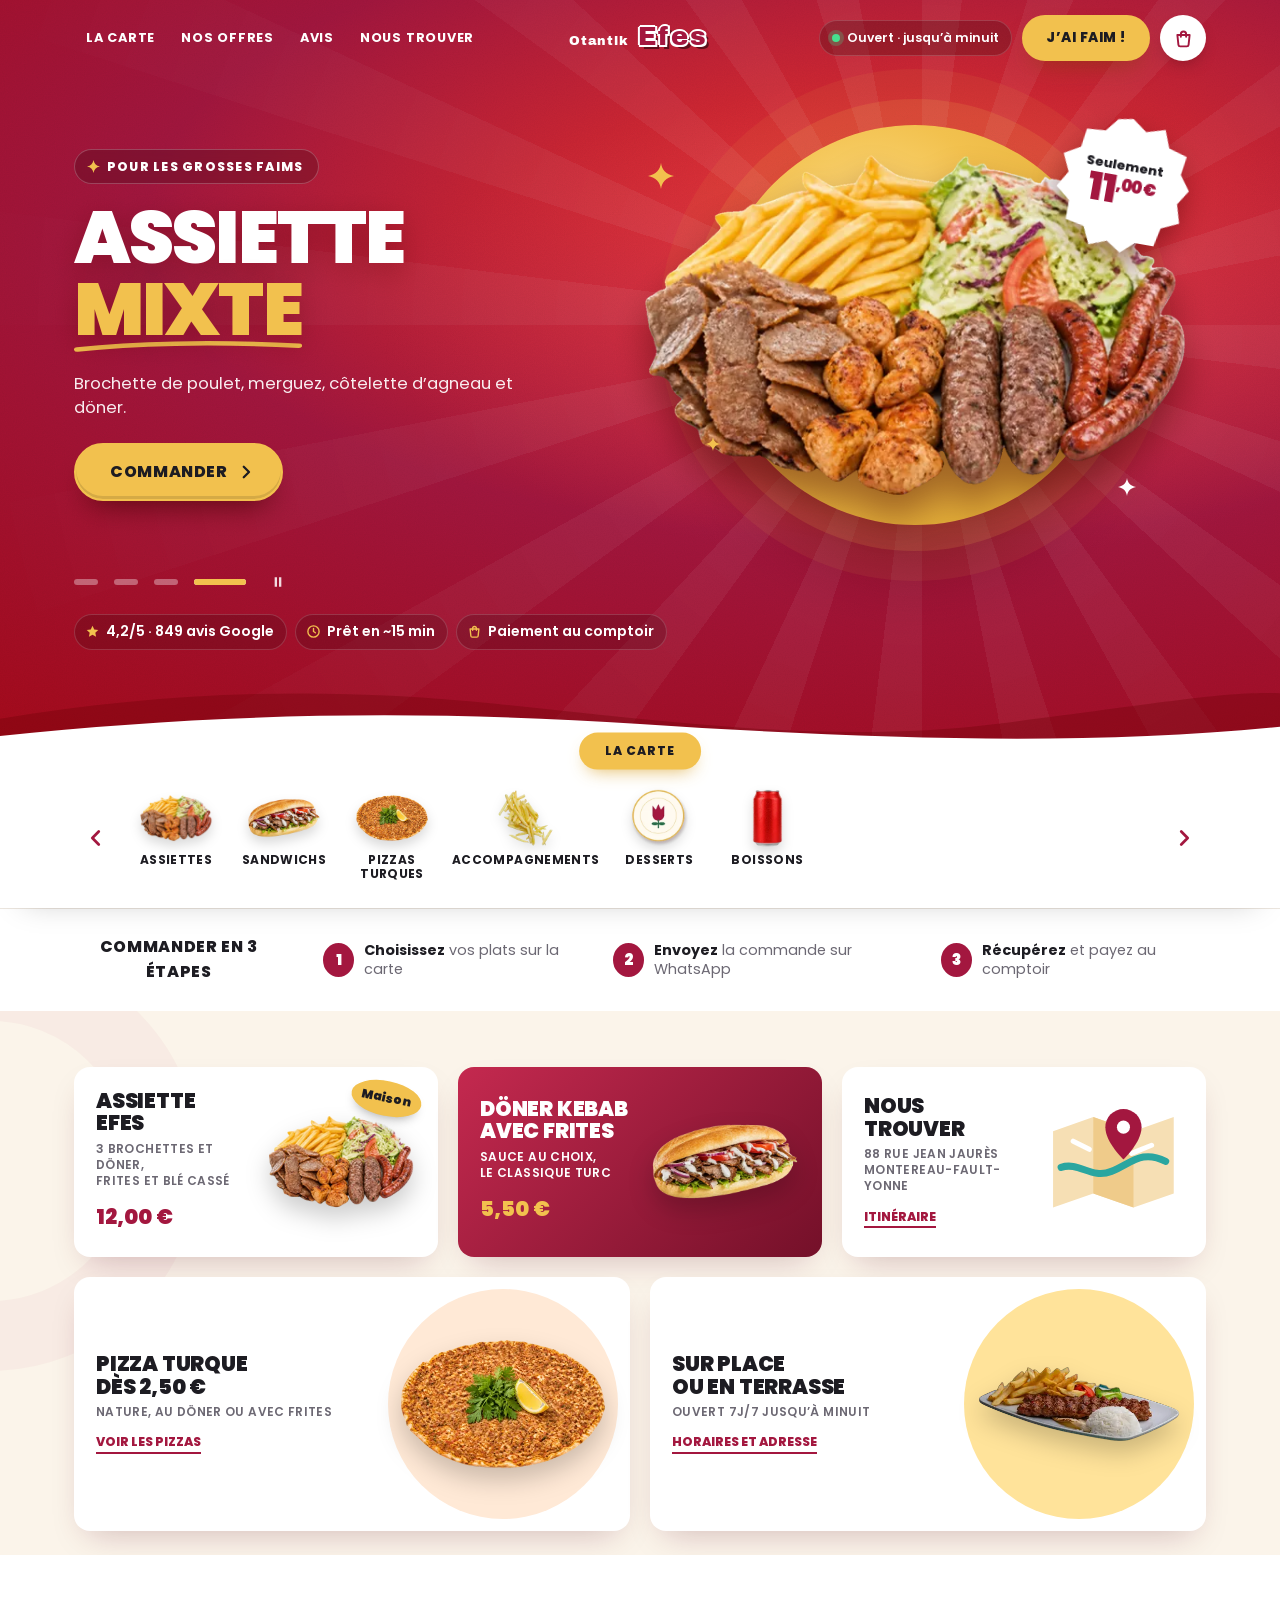
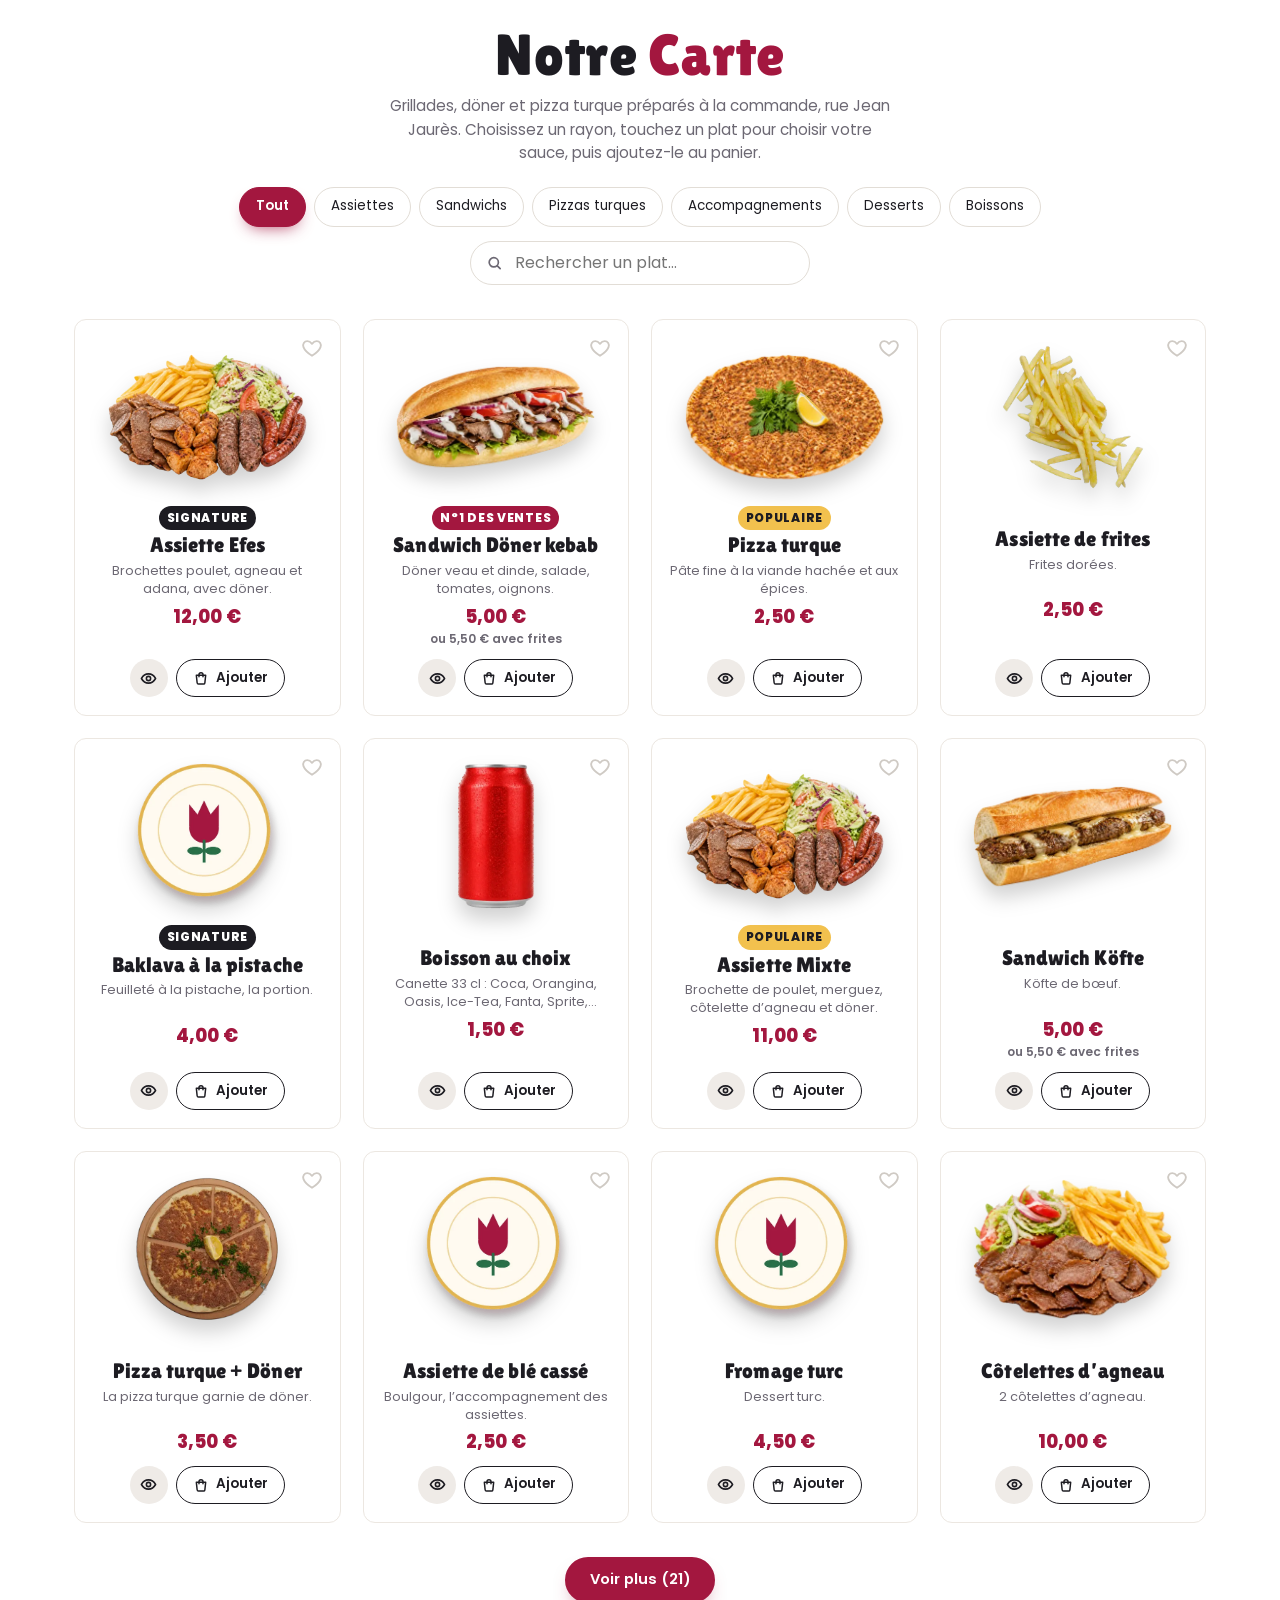
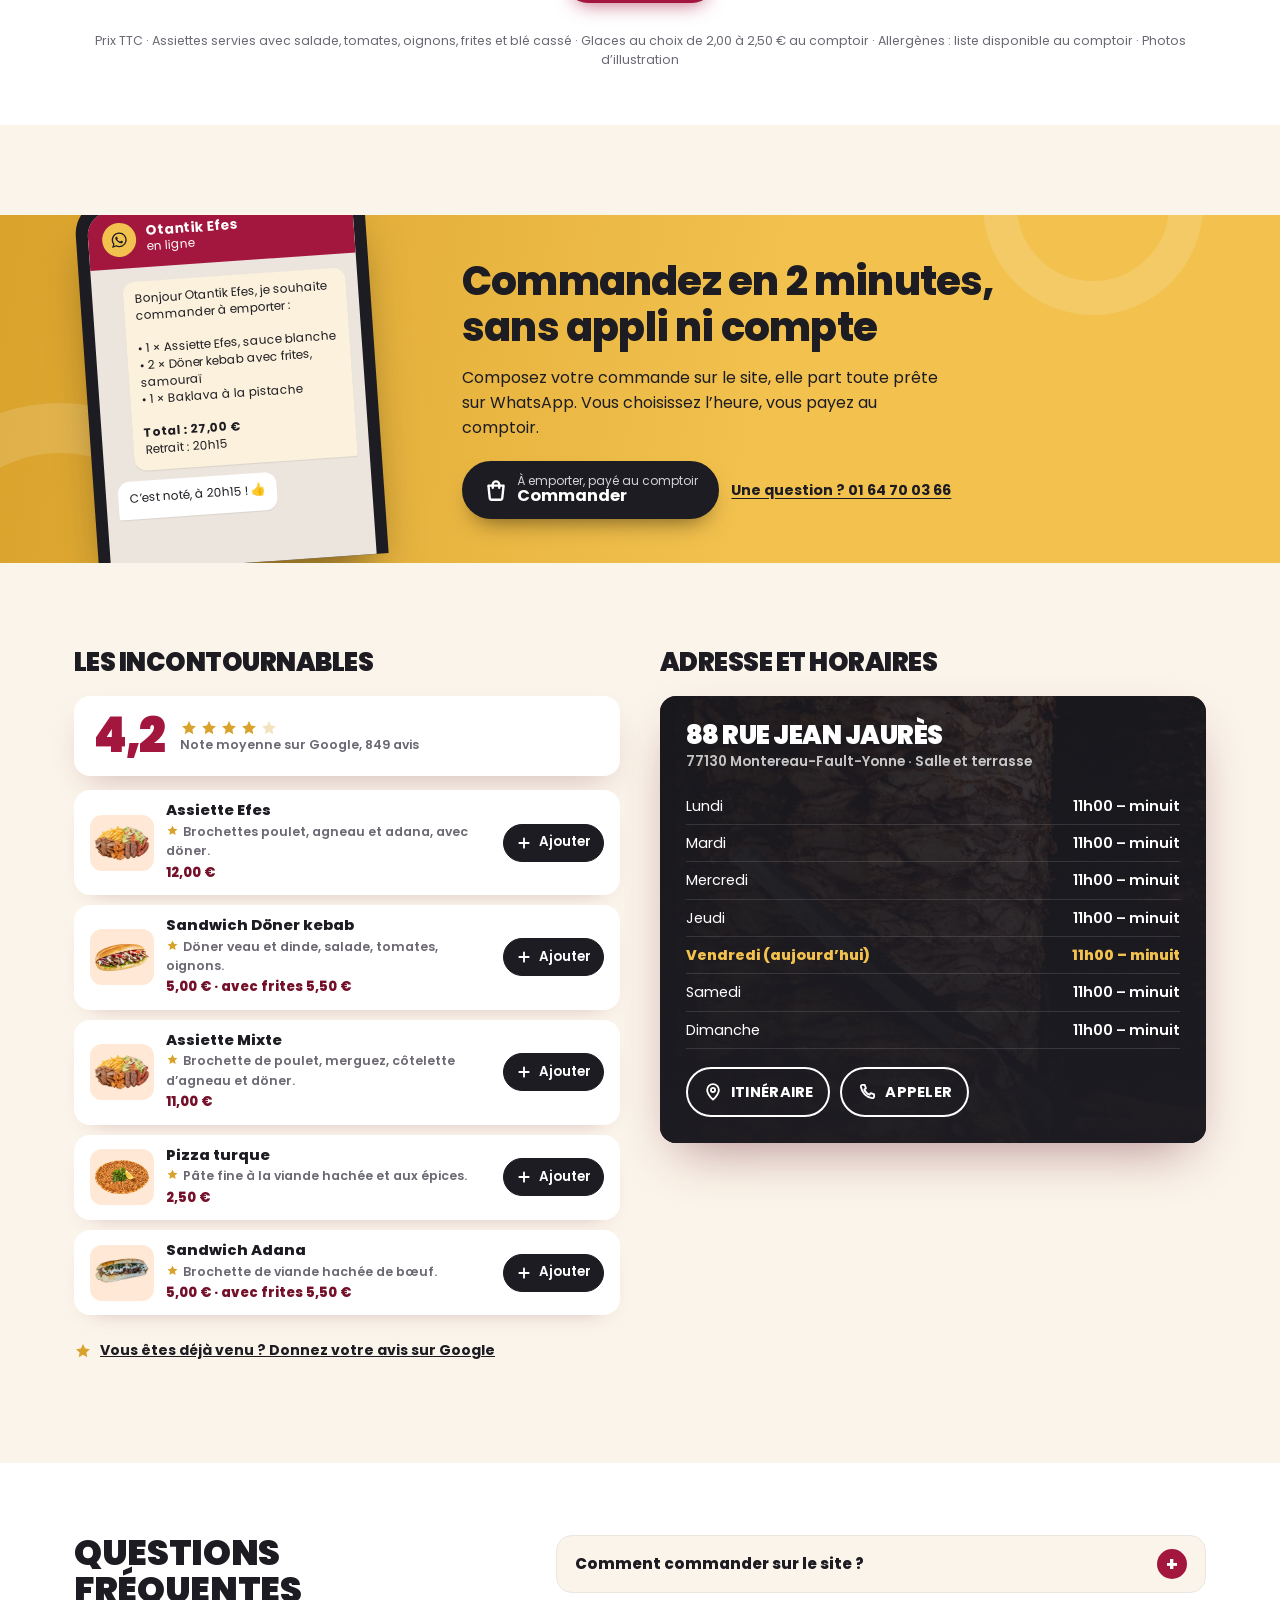
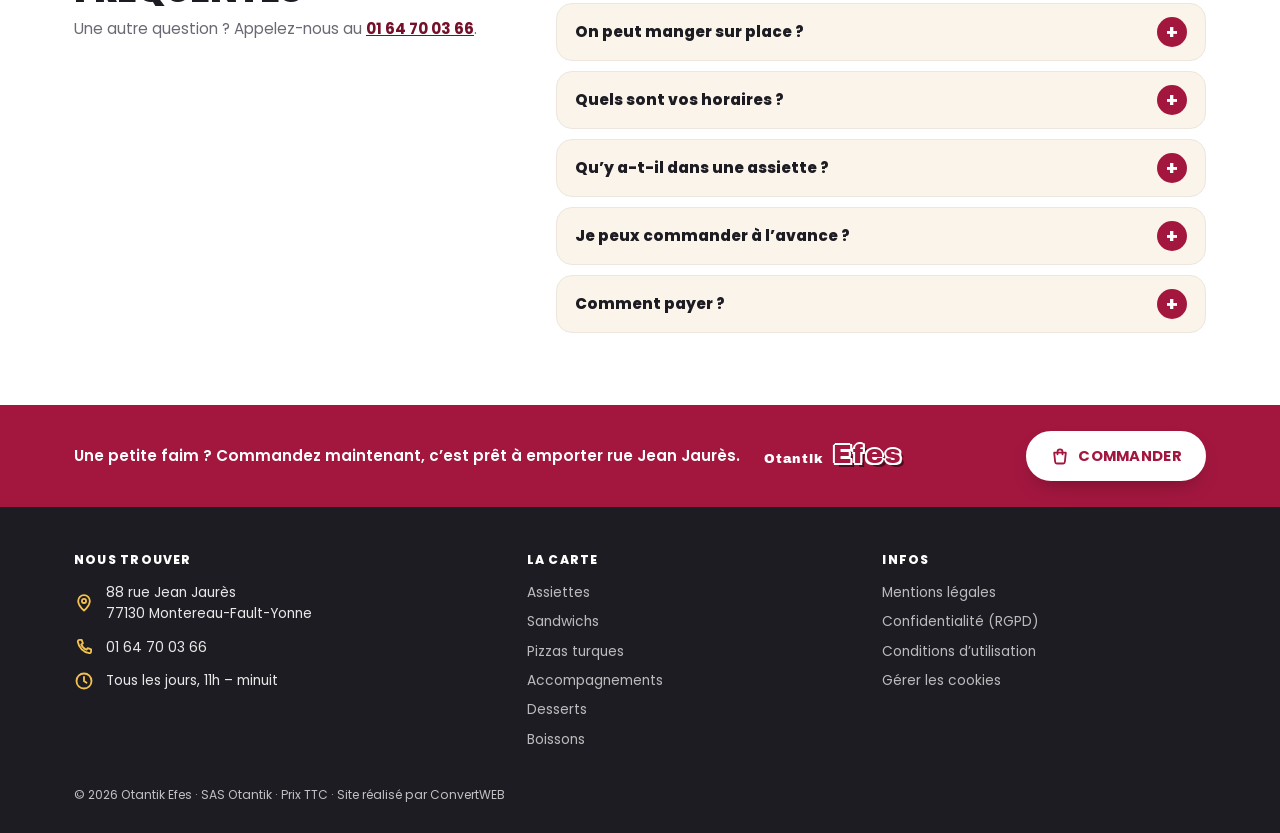
<file: index.html>
<!doctype html>
<html lang="fr">
<head>
<meta charset="utf-8">
<meta name="viewport" content="width=device-width, initial-scale=1, viewport-fit=cover">
<title>Otantik Efes Montereau · Restaurant turc, kebab et assiettes</title>
<meta name="description" content="Restaurant turc rue Jean Jaurès à Montereau-Fault-Yonne : assiettes grillades, döner kebab, adana, pizza turque. Ouvert 7j/7 de 11h à minuit. Sur place, en terrasse ou à emporter.">
<meta http-equiv="Content-Security-Policy" content="default-src 'self'; script-src 'self' https://gc.zgo.at; style-src 'self' 'unsafe-inline'; img-src 'self' data: https://*.goatcounter.com; font-src 'self'; connect-src 'self' https://*.goatcounter.com; object-src 'none'; base-uri 'self'; form-action 'self'; upgrade-insecure-requests">
<meta name="referrer" content="strict-origin-when-cross-origin">
<meta name="robots" content="index, follow, max-image-preview:large">
<meta name="theme-color" content="#a3173f">
<meta name="format-detection" content="telephone=no">
<link rel="canonical" href="https://convert-web.github.io/Efes/">
<link rel="icon" href="assets/img/favicon.ico" sizes="32x32">
<link rel="icon" href="assets/img/favicon.svg" type="image/svg+xml">
<link rel="apple-touch-icon" href="assets/img/apple-touch-icon.png">
<link rel="manifest" href="site.webmanifest">

<meta property="og:type" content="restaurant.restaurant">
<meta property="og:locale" content="fr_FR">
<meta property="og:site_name" content="Otantik Efes">
<meta property="og:title" content="Otantik Efes · Restaurant turc à Montereau">
<meta property="og:description" content="88 rue Jean Jaurès à Montereau-Fault-Yonne. Ouvert 7j/7 de 11h à minuit. Assiettes, döner kebab, pizza turque.">
<meta property="og:url" content="https://convert-web.github.io/Efes/">
<meta property="og:image" content="https://convert-web.github.io/Efes/assets/img/og-image.jpg">
<meta property="og:image:type" content="image/jpeg">
<meta property="og:image:width" content="1200">
<meta property="og:image:height" content="630">
<meta property="og:image:alt" content="Assiette de grillades d’Otantik Efes sur fond bordeaux">
<meta name="twitter:card" content="summary_large_image">
<meta name="twitter:title" content="Otantik Efes · Restaurant turc à Montereau">
<meta name="twitter:description" content="88 rue Jean Jaurès à Montereau-Fault-Yonne. Ouvert 7j/7 de 11h à minuit.">
<meta name="twitter:image" content="https://convert-web.github.io/Efes/assets/img/og-image.jpg">
<meta name="twitter:image:alt" content="Assiette de grillades d’Otantik Efes sur fond bordeaux">

<link rel="preload" href="assets/fonts/poppins-900.woff2" as="font" type="font/woff2" crossorigin>
<link rel="preload" href="assets/fonts/poppins-400.woff2" as="font" type="font/woff2" crossorigin>
<link rel="preload" href="assets/fonts/poppins-800.woff2" as="font" type="font/woff2" crossorigin>
<link rel="preload" as="image" href="assets/img/plats/assiette-mixte-420.webp" imagesrcset="assets/img/plats/assiette-mixte-160.webp 160w, assets/img/plats/assiette-mixte-420.webp 420w, assets/img/plats/assiette-mixte-600.webp 600w, assets/img/plats/assiette-mixte-840.webp 840w" imagesizes="(min-width: 768px) 560px, 300px" fetchpriority="high">
<link rel="stylesheet" href="assets/css/site.css?v=20261110b">

<script type="application/ld+json">
{
  "@context": "https://schema.org",
  "@type": "Restaurant",
  "name": "Otantik Efes",
  "alternateName": "Restaurant Efes",
  "url": "https://convert-web.github.io/Efes/",
  "image": "https://convert-web.github.io/Efes/assets/img/og-image.jpg",
  "servesCuisine": ["Turque", "Kebab", "Grillades", "Pizza turque", "Sandwichs"],
  "priceRange": "10–20 €",
  "telephone": "+33 1 64 70 03 66",
  "address": {
    "@type": "PostalAddress",
    "streetAddress": "88 rue Jean Jaurès",
    "postalCode": "77130",
    "addressLocality": "Montereau-Fault-Yonne",
    "addressRegion": "Seine-et-Marne",
    "addressCountry": "FR"
  },
  "openingHoursSpecification": [{
    "@type": "OpeningHoursSpecification",
    "dayOfWeek": ["Monday", "Tuesday", "Wednesday", "Thursday", "Friday", "Saturday", "Sunday"],
    "opens": "11:00",
    "closes": "23:59"
  }],
  "hasMenu": "https://convert-web.github.io/Efes/#carte",
  "acceptsReservations": false,
  "amenityFeature": [{"@type": "LocationFeatureSpecification", "name": "Terrasse", "value": true}]
}
</script>
<script type="application/ld+json">
{
  "@context": "https://schema.org",
  "@type": "FAQPage",
  "mainEntity": [
    {"@type": "Question", "name": "Comment commander sur le site ?", "acceptedAnswer": {"@type": "Answer", "text": "Choisissez vos plats sur la carte, ouvrez le panier, indiquez votre prénom et l’heure de retrait. WhatsApp s’ouvre avec votre commande déjà écrite : appuyez sur Envoyer. Pas de WhatsApp ? Appelez le 01 64 70 03 66. Pas besoin de compte ni d’application."}},
    {"@type": "Question", "name": "On peut manger sur place ?", "acceptedAnswer": {"@type": "Answer", "text": "Oui, en salle ou en terrasse, au 88 rue Jean Jaurès à Montereau-Fault-Yonne. Tout est aussi disponible à emporter."}},
    {"@type": "Question", "name": "Quels sont vos horaires ?", "acceptedAnswer": {"@type": "Answer", "text": "Tous les jours, de 11h à minuit, sans interruption."}},
    {"@type": "Question", "name": "Qu’y a-t-il dans une assiette ?", "acceptedAnswer": {"@type": "Answer", "text": "Toutes nos assiettes sont servies avec salade, tomates, oignons, frites et blé cassé, et la sauce de votre choix : sauce blanche, harissa, ketchup, mayonnaise, moutarde, samouraï, algérienne ou barbecue."}},
    {"@type": "Question", "name": "Je peux commander à l’avance ?", "acceptedAnswer": {"@type": "Answer", "text": "Oui. Dans le panier, choisissez l’heure de retrait qui vous arrange, même pour plus tard dans la journée ou le lendemain si nous sommes fermés."}},
    {"@type": "Question", "name": "Comment payer ?", "acceptedAnswer": {"@type": "Answer", "text": "Vous payez au comptoir en récupérant votre commande."}}
  ]
}
</script>
</head>
<body>

<!-- Icônes -->
<svg width="0" height="0" style="position:absolute" aria-hidden="true">
  <symbol id="i-plus" viewBox="0 0 24 24"><path d="M12 5v14M5 12h14" stroke="currentColor" stroke-width="2.8" stroke-linecap="round" fill="none"/></symbol>
  <symbol id="i-sac" viewBox="0 0 24 24"><path d="M5 8h14l-1.2 11.2a2 2 0 0 1-2 1.8H8.2a2 2 0 0 1-2-1.8L5 8Z" fill="none" stroke="currentColor" stroke-width="2.2" stroke-linejoin="round"/><path d="M9 10V7a3 3 0 0 1 6 0v3" fill="none" stroke="currentColor" stroke-width="2.2" stroke-linecap="round"/></symbol>
  <symbol id="i-whatsapp" viewBox="0 0 24 24"><path fill="currentColor" d="M12.04 2a9.93 9.93 0 0 0-8.5 15.07L2 22l5.08-1.5A9.94 9.94 0 1 0 12.04 2Zm0 18.13a8.2 8.2 0 0 1-4.2-1.15l-.3-.18-3.02.89.9-2.94-.2-.31a8.2 8.2 0 1 1 6.82 3.69Zm4.5-6.14c-.25-.12-1.46-.72-1.69-.8-.23-.08-.39-.12-.56.12-.16.25-.64.8-.79.97-.14.16-.29.18-.54.06a6.7 6.7 0 0 1-1.97-1.22 7.4 7.4 0 0 1-1.37-1.7c-.14-.25 0-.38.11-.5l.37-.43c.12-.14.16-.25.25-.41.08-.16.04-.31-.02-.43-.06-.12-.56-1.34-.76-1.84-.2-.48-.4-.41-.56-.42h-.47a.9.9 0 0 0-.66.31 2.76 2.76 0 0 0-.86 2.05 4.8 4.8 0 0 0 1 2.55 11 11 0 0 0 4.2 3.71c.59.25 1.04.4 1.4.52.59.19 1.12.16 1.55.1.47-.07 1.46-.6 1.66-1.17.2-.58.2-1.07.15-1.17-.06-.1-.22-.17-.47-.29Z"/></symbol>
  <symbol id="i-tel" viewBox="0 0 24 24"><path d="M6.6 3.5h2.6l1.5 4-2 1.4a11 11 0 0 0 6.4 6.4l1.4-2 4 1.5v2.6a2 2 0 0 1-2.2 2A16.5 16.5 0 0 1 4.6 5.7a2 2 0 0 1 2-2.2Z" fill="none" stroke="currentColor" stroke-width="2.2" stroke-linejoin="round"/></symbol>
  <symbol id="i-scooter" viewBox="0 0 24 24"><g fill="none" stroke="currentColor" stroke-width="2.2" stroke-linecap="round" stroke-linejoin="round"><circle cx="6" cy="17" r="2.5"/><circle cx="18" cy="17" r="2.5"/><path d="M8.5 17h7M15 17l-1.5-7H11M13.5 10h3l1.5 4.5M4 13h5l1.5 4"/><path d="M3 8h6"/></g></symbol>
  <symbol id="i-horloge" viewBox="0 0 24 24"><g fill="none" stroke="currentColor" stroke-width="2.2" stroke-linecap="round"><circle cx="12" cy="12" r="9"/><path d="M12 7v5l3 2"/></g></symbol>
  <symbol id="i-lieu" viewBox="0 0 24 24"><g fill="none" stroke="currentColor" stroke-width="2.2"><path d="M12 21s-7-6.2-7-11.5a7 7 0 0 1 14 0C19 14.8 12 21 12 21Z" stroke-linejoin="round"/><circle cx="12" cy="9.5" r="2.5"/></g></symbol>
  <symbol id="i-etoile" viewBox="0 0 24 24"><path fill="currentColor" d="m12 2.8 2.8 5.9 6.4.8-4.7 4.4 1.2 6.4L12 17.1l-5.7 3.2 1.2-6.4L2.8 9.5l6.4-.8L12 2.8Z"/></symbol>
  <symbol id="i-ticket" viewBox="0 0 24 24"><path d="M3 8a2 2 0 0 0 2-2h14a2 2 0 0 0 2 2v8a2 2 0 0 0-2 2H5a2 2 0 0 0-2-2V8Z" fill="none" stroke="currentColor" stroke-width="2.2" stroke-linejoin="round"/><path d="M9 10h6M9 14h4" stroke="currentColor" stroke-width="2.2" stroke-linecap="round"/></symbol>
  <symbol id="i-check" viewBox="0 0 24 24"><path d="m5 12.5 4.5 4.5L19 7.5" fill="none" stroke="currentColor" stroke-width="2.8" stroke-linecap="round" stroke-linejoin="round"/></symbol>
  <symbol id="i-fermer" viewBox="0 0 24 24"><path d="M6 6l12 12M18 6 6 18" stroke="currentColor" stroke-width="2.6" stroke-linecap="round"/></symbol>
  <symbol id="i-menu" viewBox="0 0 24 24"><path d="M4 7h16M4 12h16M4 17h16" stroke="currentColor" stroke-width="2.6" stroke-linecap="round"/></symbol>
  <symbol id="i-oeil" viewBox="0 0 24 24"><g fill="none" stroke="currentColor" stroke-width="2.2"><path d="M2 12s3.6-6.5 10-6.5S22 12 22 12s-3.6 6.5-10 6.5S2 12 2 12Z" stroke-linejoin="round"/><circle cx="12" cy="12" r="3"/></g></symbol>
  <symbol id="i-coeur" viewBox="0 0 24 24"><path d="M12 20.5s-7.5-4.6-9.3-9.4C1.4 7.6 3.6 4.5 6.9 4.5c2.1 0 3.6 1.1 5.1 3 1.5-1.9 3-3 5.1-3 3.3 0 5.5 3.1 4.2 6.6-1.8 4.8-9.3 9.4-9.3 9.4Z" stroke="currentColor" stroke-width="2" stroke-linejoin="round"/></symbol>
  <symbol id="i-maison" viewBox="0 0 24 24"><path d="M3.5 11 12 4l8.5 7M6 9.5V20h4.5v-5.5h3V20H18V9.5" fill="none" stroke="currentColor" stroke-width="2.2" stroke-linecap="round" stroke-linejoin="round"/></symbol>
  <symbol id="i-liste" viewBox="0 0 24 24"><g fill="none" stroke="currentColor" stroke-width="2.2" stroke-linecap="round"><path d="M9 6h11M9 12h11M9 18h11"/><circle cx="4.5" cy="6" r="1.2" fill="currentColor"/><circle cx="4.5" cy="12" r="1.2" fill="currentColor"/><circle cx="4.5" cy="18" r="1.2" fill="currentColor"/></g></symbol>
  <symbol id="i-mail" viewBox="0 0 24 24"><g fill="none" stroke="currentColor" stroke-width="2.2" stroke-linejoin="round"><rect x="3" y="5.5" width="18" height="13" rx="2"/><path d="m4 7 8 6 8-6" stroke-linecap="round"/></g></symbol>
  <symbol id="i-loupe" viewBox="0 0 24 24"><g fill="none" stroke="currentColor" stroke-width="2.4" stroke-linecap="round"><circle cx="11" cy="11" r="6.5"/><path d="m16 16 4 4"/></g></symbol>
  <symbol id="i-gauche" viewBox="0 0 24 24"><path d="m15 5-7 7 7 7" fill="none" stroke="currentColor" stroke-width="3" stroke-linecap="round" stroke-linejoin="round"/></symbol>
  <symbol id="i-droite" viewBox="0 0 24 24"><path d="m9 5 7 7-7 7" fill="none" stroke="currentColor" stroke-width="3" stroke-linecap="round" stroke-linejoin="round"/></symbol>
  <symbol id="i-embleme" viewBox="0 0 32 44"><circle cx="16" cy="8.5" r="6" fill="none" stroke="currentColor" stroke-width="3.6"/><path d="M3 22.5h26" stroke="currentColor" stroke-width="3.6" stroke-linecap="round"/><path fill="currentColor" fill-rule="evenodd" d="M16 16.5 25.5 30 16 43.5 6.5 30Zm0 7.5-4.2 6 4.2 6 4.2-6Z"/></symbol>
  <symbol id="i-etincelle" viewBox="0 0 24 24"><path d="M12 0c.9 6.4 4.6 10.6 12 12-7.4 1.4-11.1 5.6-12 12-.9-6.4-4.6-10.6-12-12C7.4 10.6 11.1 6.4 12 0z" fill="currentColor"/></symbol>
  <symbol id="i-pause" viewBox="0 0 24 24"><path d="M7 5h3.5v14H7zM13.5 5H17v14h-3.5z" fill="currentColor"/></symbol>
  <symbol id="i-lecture" viewBox="0 0 24 24"><path d="M8 5.5v13a1 1 0 0 0 1.5.86l10.2-6.5a1 1 0 0 0 0-1.72L9.5 4.64A1 1 0 0 0 8 5.5z" fill="currentColor"/></symbol>
  <symbol id="i-fleche-courbe" viewBox="0 0 80 60"><path d="M6 50C14 22 36 10 64 12" fill="none" stroke="currentColor" stroke-width="7" stroke-linecap="round"/><path d="M52 2l16 10-14 13" fill="none" stroke="currentColor" stroke-width="7" stroke-linecap="round" stroke-linejoin="round"/></symbol>
</svg>

<a class="sr" href="#carte">Aller à la carte</a>

<!-- EN-TÊTE -->
<header class="entete" id="entete">
  <div class="wrap entete-wrap">
    <a class="logo" href="#haut" aria-label="Otantik Efes, retour en haut">
      <span class="logo-nom"><span class="logo-le">Otantik</span> <span class="logo-mot">Efes</span></span>
    </a>
    <nav class="nav" aria-label="Navigation principale">
      <a href="#carte">La carte</a>
      <a href="#offres">Nos offres</a>
      <a href="#avis">Avis</a>
      <a href="#infos">Nous trouver</a>
    </nav>
    <div class="entete-actions">
      <span class="statut" data-statut>Horaires</span>
      <a class="btn btn-faim grand-ecran" href="#carte">J’ai faim !</a>
      <button class="rond rond-panier grand-ecran" type="button" data-ouvrir-panier aria-label="Ouvrir le panier">
        <svg aria-hidden="true"><use href="#i-sac"/></svg>
        <span class="compteur" data-compteur>0</span>
      </button>
    </div>
  </div>
</header>

<main id="haut">

  <!-- HERO ROUGE -->
  <section class="hero" aria-roledescription="carrousel" aria-label="Nos spécialités">
    <h1 class="invisible">Otantik Efes, restaurant turc à Montereau-Fault-Yonne : assiettes, döner kebab et pizza turque</h1>
    <div class="hero-deco" aria-hidden="true"><span class="hero-rayons"></span><span class="hero-grain"></span></div>
    <div class="wrap">
      <div class="diapos" data-diapos></div>
      <div class="hero-commandes">
        <div class="points" role="tablist" aria-label="Choisir une spécialité" data-points></div>
        <button class="hero-pause" type="button" data-pause aria-label="Mettre en pause le défilement"><svg aria-hidden="true"><use href="#i-pause"/></svg></button>
      </div>
      <ul class="rassure">
        <li><svg aria-hidden="true"><use href="#i-etoile"/></svg>4,2/5 · 849 avis Google</li>
        <li><svg aria-hidden="true"><use href="#i-horloge"/></svg><span data-delai>Prêt en ~15 min</span></li>
        <li><svg aria-hidden="true"><use href="#i-sac"/></svg>Paiement au comptoir</li>
      </ul>
    </div>
    <svg class="hero-dunes" viewBox="0 0 1440 120" preserveAspectRatio="none" aria-hidden="true">
      <path class="dune-1" d="M0 70C180 30 360 20 560 48s380 60 560 30 260-50 320-46V120H0z"/>
      <path class="dune-2" d="M0 96c240-34 470-40 720-18s500 34 720 4V120H0z"/>
    </svg>
  </section>

  <!-- BARRE DES RAYONS -->
  <section class="rayons" aria-label="Rayons de la carte">
    <span class="pilule">La carte</span>
    <div class="wrap rayons-wrap">
      <button class="fleche" type="button" data-defiler="-1" aria-label="Rayons précédents"><svg aria-hidden="true"><use href="#i-gauche"/></svg></button>
      <div class="rayons-liste" data-rayons role="tablist" aria-label="Rayons"></div>
      <button class="fleche" type="button" data-defiler="1" aria-label="Rayons suivants"><svg aria-hidden="true"><use href="#i-droite"/></svg></button>
    </div>
  </section>

  <!-- COMMENT ÇA MARCHE -->
  <section class="etapes" aria-labelledby="titre-etapes">
    <div class="wrap">
      <h2 class="etapes-titre" id="titre-etapes">Commander en 3 étapes</h2>
      <ol class="etapes-liste">
        <li><span class="etape-num" aria-hidden="true">1</span><span><b>Choisissez</b> vos plats sur la carte</span></li>
        <li><span class="etape-num" aria-hidden="true">2</span><span><b>Envoyez</b> la commande sur WhatsApp</span></li>
        <li><span class="etape-num" aria-hidden="true">3</span><span><b>Récupérez</b> et payez au comptoir</span></li>
      </ol>
    </div>
  </section>

  <!-- OFFRES (cartes) -->
  <section class="offres fond-creme" id="offres" aria-labelledby="titre-offres">
    <div class="wrap">
      <h2 class="sr" id="titre-offres">Nos offres</h2>
      <div class="cartes-offres">
        <article class="offre" data-ouvrir-plat="assiette-efes">
          <div class="offre-texte">
            <h3>Assiette<br>Efes</h3>
            <p>3 brochettes et döner,<br>frites et blé cassé</p>
            <strong class="offre-prix" data-prix-de="assiette-efes">12,00 €</strong>
          </div>
          <img src="assets/img/plats/assiette-mixte-420.webp" srcset="assets/img/plats/assiette-mixte-160.webp 160w, assets/img/plats/assiette-mixte-420.webp 420w, assets/img/plats/assiette-mixte-600.webp 600w, assets/img/plats/assiette-mixte-840.webp 840w" sizes="(min-width: 1024px) 180px, 40vw" alt="Assiette de grillades avec frites et salade" width="420" height="270" loading="lazy" decoding="async">
          <span class="sticker">Maison</span>
          <button class="sr" type="button" data-plat="assiette-efes">Commander l’assiette Efes</button>
        </article>
        <article class="offre offre-rouge" data-ouvrir-plat="doner" data-formule="menu">
          <div class="offre-texte">
            <h3>Döner kebab<br>avec frites</h3>
            <p>Sauce au choix,<br>le classique turc</p>
            <strong class="offre-prix" data-prix-de="doner" data-formule-prix="menu">5,50 €</strong>
          </div>
          <img src="assets/img/plats/kebab-420.webp" srcset="assets/img/plats/kebab-160.webp 160w, assets/img/plats/kebab-420.webp 420w, assets/img/plats/kebab-600.webp 600w, assets/img/plats/kebab-840.webp 840w" sizes="(min-width: 1024px) 180px, 40vw" alt="Sandwich döner kebab" width="420" height="223" loading="lazy" decoding="async">
          <button class="sr" type="button" data-plat="doner" data-formule="menu">Commander le döner kebab avec frites</button>
        </article>
        <a class="offre" href="https://www.google.com/maps/search/?api=1&amp;query=Efes+88+rue+Jean+Jaur%C3%A8s+77130+Montereau-Fault-Yonne" target="_blank" rel="noopener">
          <div class="offre-texte">
            <h3>Nous<br>trouver</h3>
            <p>88 rue Jean Jaurès<br>Montereau-Fault-Yonne</p>
            <span class="offre-lien">Itinéraire</span>
          </div>
          <svg class="carte-illu" viewBox="0 0 140 120" role="img" aria-label="Plan avec repère">
            <path d="M10 30 50 16l40 14 40-14v76l-40 14-40-14-40 14Z" fill="#f6dfb4"/>
            <path d="M50 16v76l40 14V30Z" fill="#efcb8a"/>
            <path d="M18 66c18-6 30 12 50 4s30-22 54-10" fill="none" stroke="#2aa6a0" stroke-width="7" stroke-linecap="round"/>
            <path d="M30 40l16 8M88 52l20-8" stroke="#fff" stroke-width="5" stroke-linecap="round"/>
            <path d="M80 8a18 18 0 0 0-18 18c0 15 18 32 18 32s18-17 18-32A18 18 0 0 0 80 8Z" fill="#a3173f"/>
            <circle cx="80" cy="26" r="6.5" fill="#fff"/>
          </svg>
        </a>
        <article class="offre offre-large" data-aller-rayon="salades-pizzas">
          <div class="offre-texte">
            <h3>Pizza turque<br>dès 2,50 €</h3>
            <p>Nature, au döner ou avec frites</p>
            <span class="offre-lien">Voir les pizzas</span>
          </div>
          <div class="offre-rond"><img src="assets/img/plats/pizza-turque-420.webp" srcset="assets/img/plats/pizza-turque-160.webp 160w, assets/img/plats/pizza-turque-420.webp 420w, assets/img/plats/pizza-turque-600.webp 600w, assets/img/plats/pizza-turque-840.webp 840w" sizes="(min-width: 1024px) 230px, 40vw" alt="Pizza turque" width="420" height="270" loading="lazy" decoding="async"></div>
          <button class="sr" type="button" data-aller-rayon="salades-pizzas">Voir les pizzas turques</button>
        </article>
        <a class="offre offre-large" href="#infos">
          <div class="offre-texte">
            <h3>Sur place<br>ou en terrasse</h3>
            <p>Ouvert 7j/7 jusqu’à minuit</p>
            <span class="offre-lien">Horaires et adresse</span>
          </div>
          <div class="offre-rond offre-rond-jaune"><img src="assets/img/cut/assiette-420.webp" srcset="assets/img/cut/assiette-160.webp 160w, assets/img/cut/assiette-420.webp 420w, assets/img/cut/assiette-600.webp 600w, assets/img/cut/assiette-840.webp 840w" sizes="(min-width: 1024px) 230px, 40vw" alt="Assiette adana kebab" width="420" height="171" loading="lazy" decoding="async"></div>
        </a>
      </div>
    </div>
  </section>

  <!-- LA CARTE -->
  <section class="carte" id="carte" aria-labelledby="titre-carte">
    <div class="wrap">
      <div class="carte-tete">
        <h2 class="titre-carte" id="titre-carte">Notre <em>Carte</em></h2>
        <p>Grillades, döner et pizza turque préparés à la commande, rue Jean Jaurès. Choisissez un rayon, touchez un plat pour choisir votre sauce, puis ajoutez-le au panier.</p>
      </div>
      <div class="reprise-zone" data-reprise hidden></div>
      <div class="filtres" role="tablist" aria-label="Filtrer la carte" data-filtres></div>
      <label class="recherche">
        <span class="sr">Rechercher un plat</span>
        <svg aria-hidden="true"><use href="#i-loupe"/></svg>
        <input type="search" id="recherche" placeholder="Rechercher un plat…" autocomplete="off" data-recherche>
      </label>
      <div class="grille-plats" data-carte aria-live="polite"></div>
      <div class="vide" data-vide hidden><strong>Aucun plat trouvé</strong>Essayez un autre mot, par exemple « poulet » ou « döner ».</div>
      <div class="voir-plus"><button class="btn" type="button" data-voir-plus hidden>Voir plus</button></div>
      <p class="carte-pied">Prix TTC · Assiettes servies avec salade, tomates, oignons, frites et blé cassé · Glaces au choix de 2,00 à 2,50 € au comptoir · Allergènes : liste disponible au comptoir · Photos d’illustration</p>
    </div>
  </section>

  <!-- BANDEAU JAUNE -->
  <section class="bandeau-jaune" aria-labelledby="titre-whatsapp">
    <div class="bj-deco" aria-hidden="true"><i></i><i></i></div>
    <div class="wrap bj-wrap">
      <div class="telephone" aria-hidden="true">
        <div class="tel-ecran">
          <div class="tel-barre"><span class="tel-avatar"><svg><use href="#i-whatsapp"/></svg></span><span><b>Otantik Efes</b><small>en ligne</small></span></div>
          <div class="tel-fil">
            <div class="bulle">Bonjour Otantik Efes, je souhaite commander à emporter :<br><br>• 1 × Assiette Efes, sauce blanche<br>• 2 × Döner kebab avec frites, samouraï<br>• 1 × Baklava à la pistache<br><br><b>Total : 27,00 €</b><br>Retrait : 20h15</div>
            <div class="bulle bulle-recue">C’est noté, à 20h15 ! 👍</div>
          </div>
        </div>
      </div>
      <div class="bj-texte">
        <h2 id="titre-whatsapp">Commandez en 2 minutes,<br>sans appli ni compte</h2>
        <p>Composez votre commande sur le site, elle part toute prête sur WhatsApp. Vous choisissez l’heure, vous payez au comptoir.</p>
        <div class="bj-boutons">
          <a class="btn btn-noir" href="#carte"><svg aria-hidden="true"><use href="#i-sac"/></svg><span><small>À emporter, payé au comptoir</small>Commander</span></a>
          <a class="lien-sobre" href="tel:+33164700366">Une question ? 01 64 70 03 66</a>
        </div>
      </div>
    </div>
  </section>

  <!-- AVIS + INFOS -->
  <section class="duo fond-creme" aria-label="Avis et horaires">
    <div class="wrap duo-grille">
      <div class="duo-col" id="avis">
        <h2 class="duo-titre">Les incontournables</h2>
        <div class="note-globale">
          <strong>4,2</strong>
          <div><span class="etoiles" aria-hidden="true"><svg><use href="#i-etoile"/></svg><svg><use href="#i-etoile"/></svg><svg><use href="#i-etoile"/></svg><svg><use href="#i-etoile"/></svg><svg class="pale"><use href="#i-etoile"/></svg></span>
          <small>Note moyenne sur Google, 849 avis</small></div>
        </div>
        <ul class="favoris-clients" data-palmares></ul>
        <a class="lien-avis" href="https://www.google.com/maps/search/?api=1&amp;query=Efes+88+rue+Jean+Jaur%C3%A8s+77130+Montereau-Fault-Yonne" target="_blank" rel="noopener" data-suivi="avis-google"><svg aria-hidden="true"><use href="#i-etoile"/></svg>Vous êtes déjà venu ? Donnez votre avis sur Google</a>
      </div>
      <div class="duo-col" id="infos">
        <h2 class="duo-titre">Adresse et horaires</h2>
        <div class="infos-carte">
          <img src="assets/img/broche-900.webp" srcset="assets/img/broche-900.webp 900w, assets/img/broche-1600.webp 1600w" sizes="(min-width: 900px) 560px, 100vw" alt="Broche de döner kebab en cuisson" width="900" height="1350" loading="lazy" decoding="async">
          <div class="infos-contenu">
            <address>88 rue Jean Jaurès<small>77130 Montereau-Fault-Yonne · Salle et terrasse</small></address>
            <table class="horaires" data-horaires><caption class="sr">Horaires d’ouverture</caption><tbody></tbody></table>
            <div class="infos-boutons">
              <a class="btn btn-contour" href="https://www.google.com/maps/search/?api=1&amp;query=Efes+88+rue+Jean+Jaur%C3%A8s+77130+Montereau-Fault-Yonne" target="_blank" rel="noopener"><svg aria-hidden="true"><use href="#i-lieu"/></svg>Itinéraire</a>
              <a class="btn btn-contour" href="tel:+33164700366"><svg aria-hidden="true"><use href="#i-tel"/></svg>Appeler</a>
            </div>
          </div>
        </div>
        <div class="titres" hidden><svg aria-hidden="true"><use href="#i-ticket"/></svg><span>Titres-restaurant acceptés : <b data-titres></b></span></div>
      </div>
    </div>
  </section>

  <!-- QUESTIONS FRÉQUENTES -->
  <section class="faq" id="faq" aria-labelledby="titre-faq">
    <div class="wrap faq-wrap">
      <div class="faq-tete">
        <h2 id="titre-faq">Questions fréquentes</h2>
        <p>Une autre question ? Appelez-nous au <a href="tel:+33164700366">01 64 70 03 66</a>.</p>
      </div>
      <div class="faq-liste">
        <details><summary>Comment commander sur le site ?</summary><p>Choisissez vos plats sur la carte, ouvrez le panier, indiquez votre prénom et l’heure de retrait. WhatsApp s’ouvre avec votre commande déjà écrite : appuyez sur Envoyer. Pas de WhatsApp ? Appelez le 01 64 70 03 66. Pas besoin de compte ni d’application.</p></details>
        <details><summary>On peut manger sur place ?</summary><p>Oui, en salle ou en terrasse, au 88 rue Jean Jaurès à Montereau-Fault-Yonne. Tout est aussi disponible à emporter.</p></details>
        <details><summary>Quels sont vos horaires ?</summary><p>Tous les jours, de 11h à minuit, sans interruption.</p></details>
        <details><summary>Qu’y a-t-il dans une assiette ?</summary><p>Toutes nos assiettes sont servies avec salade, tomates, oignons, frites et blé cassé, et la sauce de votre choix : sauce blanche, harissa, ketchup, mayonnaise, moutarde, samouraï, algérienne ou barbecue.</p></details>
        <details><summary>Je peux commander à l’avance ?</summary><p>Oui. Dans le panier, choisissez l’heure de retrait qui vous arrange, même pour plus tard dans la journée ou le lendemain si nous sommes fermés.</p></details>
        <details><summary>Comment payer ?</summary><p>Vous payez au comptoir en récupérant votre commande.</p></details>
      </div>
    </div>
  </section>

</main>

<!-- PIED DE PAGE -->
<footer class="pied">
  <div class="pied-rouge">
    <div class="wrap pied-rouge-wrap">
      <div class="pied-accroche">
        <span class="logo"><span class="logo-nom"><span class="logo-le">Otantik</span> <span class="logo-mot">Efes</span></span></span>
        <p>Une petite faim ? Commandez maintenant, c’est prêt à emporter rue Jean Jaurès.</p>
      </div>
      <a class="btn btn-blanc" href="#carte"><svg aria-hidden="true"><use href="#i-sac"/></svg>Commander</a>
    </div>
  </div>
  <div class="pied-noir">
    <div class="wrap">
      <div class="pied-cols">
        <div>
          <h2 class="pied-titre">Nous trouver</h2>
          <ul class="pied-contact">
            <li><a href="https://www.google.com/maps/search/?api=1&amp;query=Efes+88+rue+Jean+Jaur%C3%A8s+77130+Montereau-Fault-Yonne" target="_blank" rel="noopener"><svg aria-hidden="true"><use href="#i-lieu"/></svg><span>88 rue Jean Jaurès<br>77130 Montereau-Fault-Yonne</span></a></li>
            <li><a href="tel:+33164700366"><svg aria-hidden="true"><use href="#i-tel"/></svg><span>01 64 70 03 66</span></a></li>
            <li><span><svg aria-hidden="true"><use href="#i-horloge"/></svg><span>Tous les jours, 11h – minuit</span></span></li>
                      </ul>
        </div>
        <div class="pied-col-carte"><h2 class="pied-titre">La carte</h2><ul data-pied-carte></ul></div>
        <div>
          <h2 class="pied-titre">Infos</h2>
          <ul>
                        <li><a href="mentions-legales.html">Mentions légales</a></li>
            <li><a href="politique-de-confidentialite.html">Confidentialité (RGPD)</a></li>
            <li><a href="cgu.html">Conditions d’utilisation</a></li>
            <li><a href="#" data-gerer-cookies>Gérer les cookies</a></li>
          </ul>
        </div>
      </div>
      <p class="pied-copy">© <span data-annee>2026</span> Otantik Efes · SAS Otantik · Prix TTC · Site réalisé par ConvertWEB</p>
    </div>
  </div>
</footer>

<!-- Barre de navigation basse (mobile et tablette) -->
<nav class="nav-basse" aria-label="Navigation rapide">
  <a href="#haut" data-nav-basse="haut"><svg aria-hidden="true"><use href="#i-maison"/></svg><span>Accueil</span></a>
  <a href="#carte" data-nav-basse="carte"><svg aria-hidden="true"><use href="#i-liste"/></svg><span>Carte</span></a>
  <button class="nav-panier" type="button" data-ouvrir-panier aria-label="Ouvrir le panier">
    <span class="nav-panier-rond"><svg aria-hidden="true"><use href="#i-sac"/></svg><span class="compteur" data-compteur>0</span></span>
    <span class="prix" data-total-nav>Panier</span>
  </button>
  <a href="tel:+33164700366"><svg aria-hidden="true"><use href="#i-tel"/></svg><span>Appeler</span></a>
  <a href="#infos" data-nav-basse="infos"><svg aria-hidden="true"><use href="#i-lieu"/></svg><span>Infos</span></a>
</nav>

<!-- Fiche produit -->
<dialog class="fiche" id="fiche" aria-labelledby="fiche-titre">
  <form class="fiche-boite" method="dialog" data-fiche-form novalidate></form>
</dialog>

<!-- Panier -->
<dialog class="panier" id="panier" aria-labelledby="panier-titre">
  <div class="panier-boite">
    <div class="panier-tete">
      <h2 id="panier-titre">Mon panier</h2>
      <button class="rond rond-gris" type="button" data-fermer-panier aria-label="Fermer le panier"><svg aria-hidden="true"><use href="#i-fermer"/></svg></button>
    </div>
    <div class="panier-corps" data-panier-corps></div>
    <div class="panier-pied" data-panier-pied></div>
  </div>
</dialog>

<div class="toast" role="status" aria-live="polite" data-toast></div>

<script src="js/donnees.js?v=20261110b"></script>
<script src="js/site.js?v=20261110b"></script>
<script src="js/consentement.js?v=20261110b" defer></script>
</body>
</html>
</file>
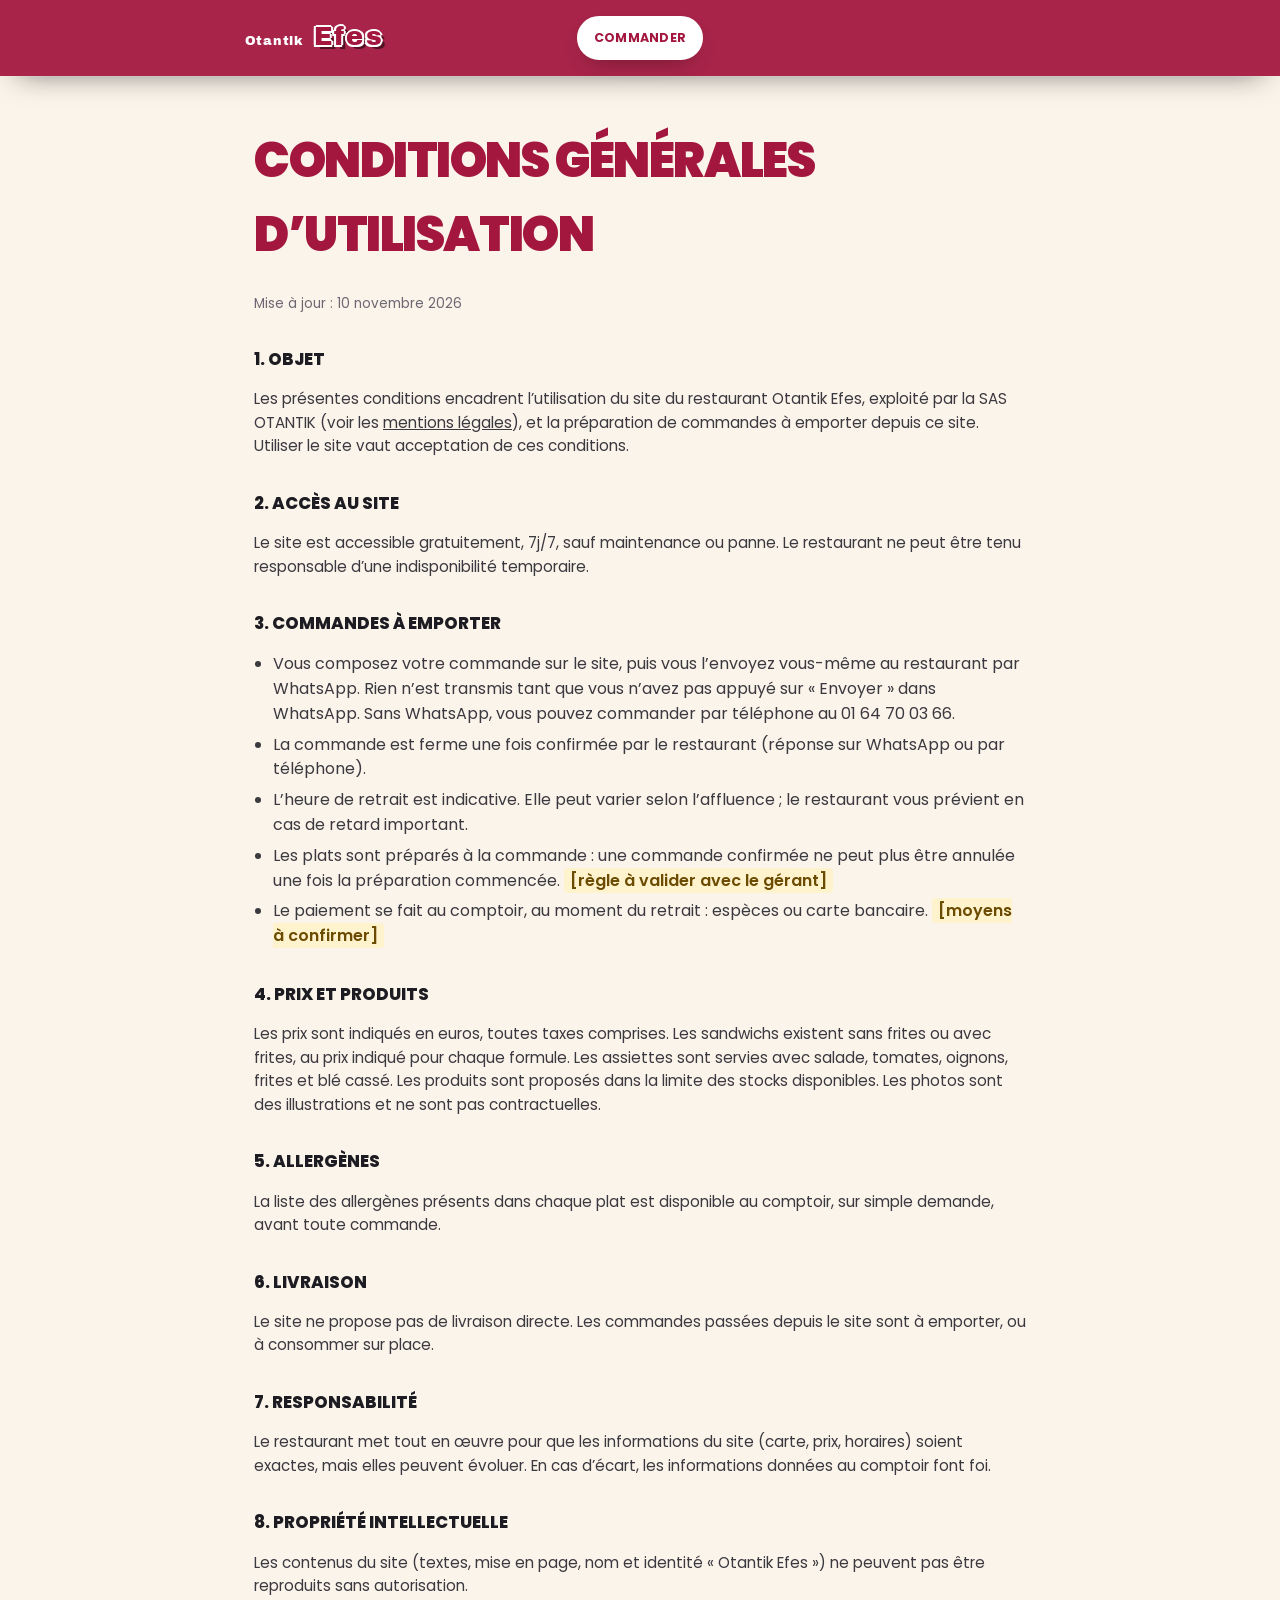
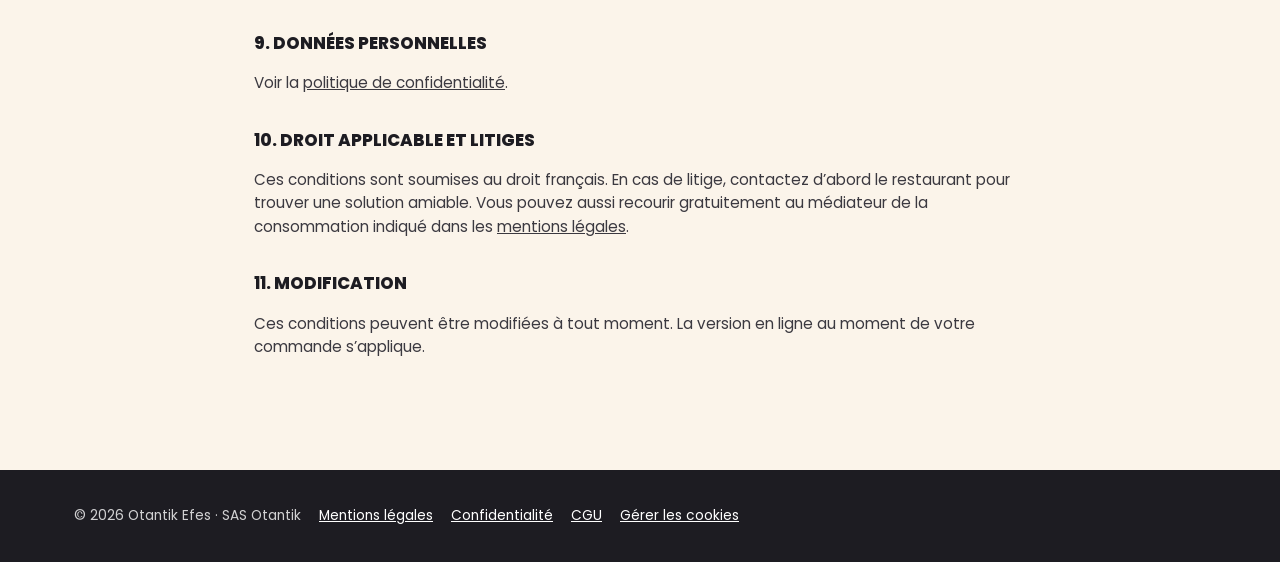
<file: cgu.html>
<!doctype html>
<html lang="fr">
<head>
<meta charset="utf-8">
<meta name="viewport" content="width=device-width, initial-scale=1, viewport-fit=cover">

<title>Conditions d’utilisation · Otantik Efes Montereau</title>
<meta name="description" content="Conditions générales d’utilisation du site d’Otantik Efes et des commandes à emporter.">
<meta http-equiv="Content-Security-Policy" content="default-src 'self'; script-src 'self' https://gc.zgo.at; style-src 'self' 'unsafe-inline'; img-src 'self' data: https://*.goatcounter.com; font-src 'self'; connect-src 'self' https://*.goatcounter.com; object-src 'none'; base-uri 'self'; form-action 'self'; upgrade-insecure-requests">
<meta name="referrer" content="strict-origin-when-cross-origin">
<meta name="robots" content="index, follow">
<meta name="theme-color" content="#a3173f">
<link rel="canonical" href="https://convert-web.github.io/Efes/cgu.html">
<link rel="icon" href="assets/img/favicon.ico" sizes="32x32">
<link rel="icon" href="assets/img/favicon.svg" type="image/svg+xml">
<link rel="apple-touch-icon" href="assets/img/apple-touch-icon.png">
<meta property="og:type" content="website">
<meta property="og:locale" content="fr_FR">
<meta property="og:site_name" content="Otantik Efes">
<meta property="og:title" content="Conditions d’utilisation · Otantik Efes Montereau">
<meta property="og:description" content="Conditions générales d’utilisation du site d’Otantik Efes et des commandes à emporter.">
<meta property="og:image" content="https://convert-web.github.io/Efes/assets/img/og-image.jpg">
<meta property="og:image:alt" content="Assiette de grillades d’Otantik Efes sur fond bordeaux">
<meta name="twitter:card" content="summary_large_image">
<link rel="stylesheet" href="assets/css/site.css?v=20261110b">
<script src="js/donnees.js?v=20261110b" defer></script>
<script src="js/consentement.js?v=20261110b" defer></script>
</head>
<body class="page-legale">
<header class="entete plein">
  <div class="wrap entete-wrap">
    <a class="logo" href="index.html" aria-label="Otantik Efes, retour à l’accueil"><span class="logo-nom"><span class="logo-le">Otantik</span> <span class="logo-mot">Efes</span></span></a>
    <div class="entete-actions"><a class="btn btn-blanc btn-petit" href="index.html#carte">Commander</a></div>
  </div>
</header>
<main class="page-texte">
  <div class="wrap">
    <h1>Conditions générales d’utilisation</h1>
    <p class="maj">Mise à jour : 10 novembre 2026</p>

    <h2>1. Objet</h2>
    <p>Les présentes conditions encadrent l’utilisation du site du restaurant Otantik Efes, exploité par la SAS OTANTIK (voir les <a href="mentions-legales.html">mentions légales</a>), et la préparation de commandes à emporter depuis ce site. Utiliser le site vaut acceptation de ces conditions.</p>

    <h2>2. Accès au site</h2>
    <p>Le site est accessible gratuitement, 7j/7, sauf maintenance ou panne. Le restaurant ne peut être tenu responsable d’une indisponibilité temporaire.</p>

    <h2>3. Commandes à emporter</h2>
    <ul>
      <li>Vous composez votre commande sur le site, puis vous l’envoyez vous-même au restaurant par WhatsApp. Rien n’est transmis tant que vous n’avez pas appuyé sur « Envoyer » dans WhatsApp. Sans WhatsApp, vous pouvez commander par téléphone au 01 64 70 03 66.</li>
      <li>La commande est ferme une fois confirmée par le restaurant (réponse sur WhatsApp ou par téléphone).</li>
      <li>L’heure de retrait est indicative. Elle peut varier selon l’affluence ; le restaurant vous prévient en cas de retard important.</li>
      <li>Les plats sont préparés à la commande : une commande confirmée ne peut plus être annulée une fois la préparation commencée. <span class="a-completer">[règle à valider avec le gérant]</span></li>
      <li>Le paiement se fait au comptoir, au moment du retrait : espèces ou carte bancaire. <span class="a-completer">[moyens à confirmer]</span></li>
    </ul>

    <h2>4. Prix et produits</h2>
    <p>Les prix sont indiqués en euros, toutes taxes comprises. Les sandwichs existent sans frites ou avec frites, au prix indiqué pour chaque formule. Les assiettes sont servies avec salade, tomates, oignons, frites et blé cassé. Les produits sont proposés dans la limite des stocks disponibles. Les photos sont des illustrations et ne sont pas contractuelles.</p>

    <h2>5. Allergènes</h2>
    <p>La liste des allergènes présents dans chaque plat est disponible au comptoir, sur simple demande, avant toute commande.</p>

    <h2>6. Livraison</h2>
    <p>Le site ne propose pas de livraison directe. Les commandes passées depuis le site sont à emporter, ou à consommer sur place.</p>

    <h2>7. Responsabilité</h2>
    <p>Le restaurant met tout en œuvre pour que les informations du site (carte, prix, horaires) soient exactes, mais elles peuvent évoluer. En cas d’écart, les informations données au comptoir font foi.</p>

    <h2>8. Propriété intellectuelle</h2>
    <p>Les contenus du site (textes, mise en page, nom et identité « Otantik Efes ») ne peuvent pas être reproduits sans autorisation.</p>

    <h2>9. Données personnelles</h2>
    <p>Voir la <a href="politique-de-confidentialite.html">politique de confidentialité</a>.</p>

    <h2>10. Droit applicable et litiges</h2>
    <p>Ces conditions sont soumises au droit français. En cas de litige, contactez d’abord le restaurant pour trouver une solution amiable. Vous pouvez aussi recourir gratuitement au médiateur de la consommation indiqué dans les <a href="mentions-legales.html">mentions légales</a>.</p>

    <h2>11. Modification</h2>
    <p>Ces conditions peuvent être modifiées à tout moment. La version en ligne au moment de votre commande s’applique.</p>
  </div>
</main>
<footer class="pied-simple">
  <div class="wrap">
    <span>© <span data-annee>2026</span> Otantik Efes · SAS Otantik</span>
    <a href="mentions-legales.html">Mentions légales</a>
    <a href="politique-de-confidentialite.html">Confidentialité</a>
    <a href="cgu.html">CGU</a>
    <a href="#" data-gerer-cookies>Gérer les cookies</a>
  </div>
</footer>
</body>
</html>
</file>
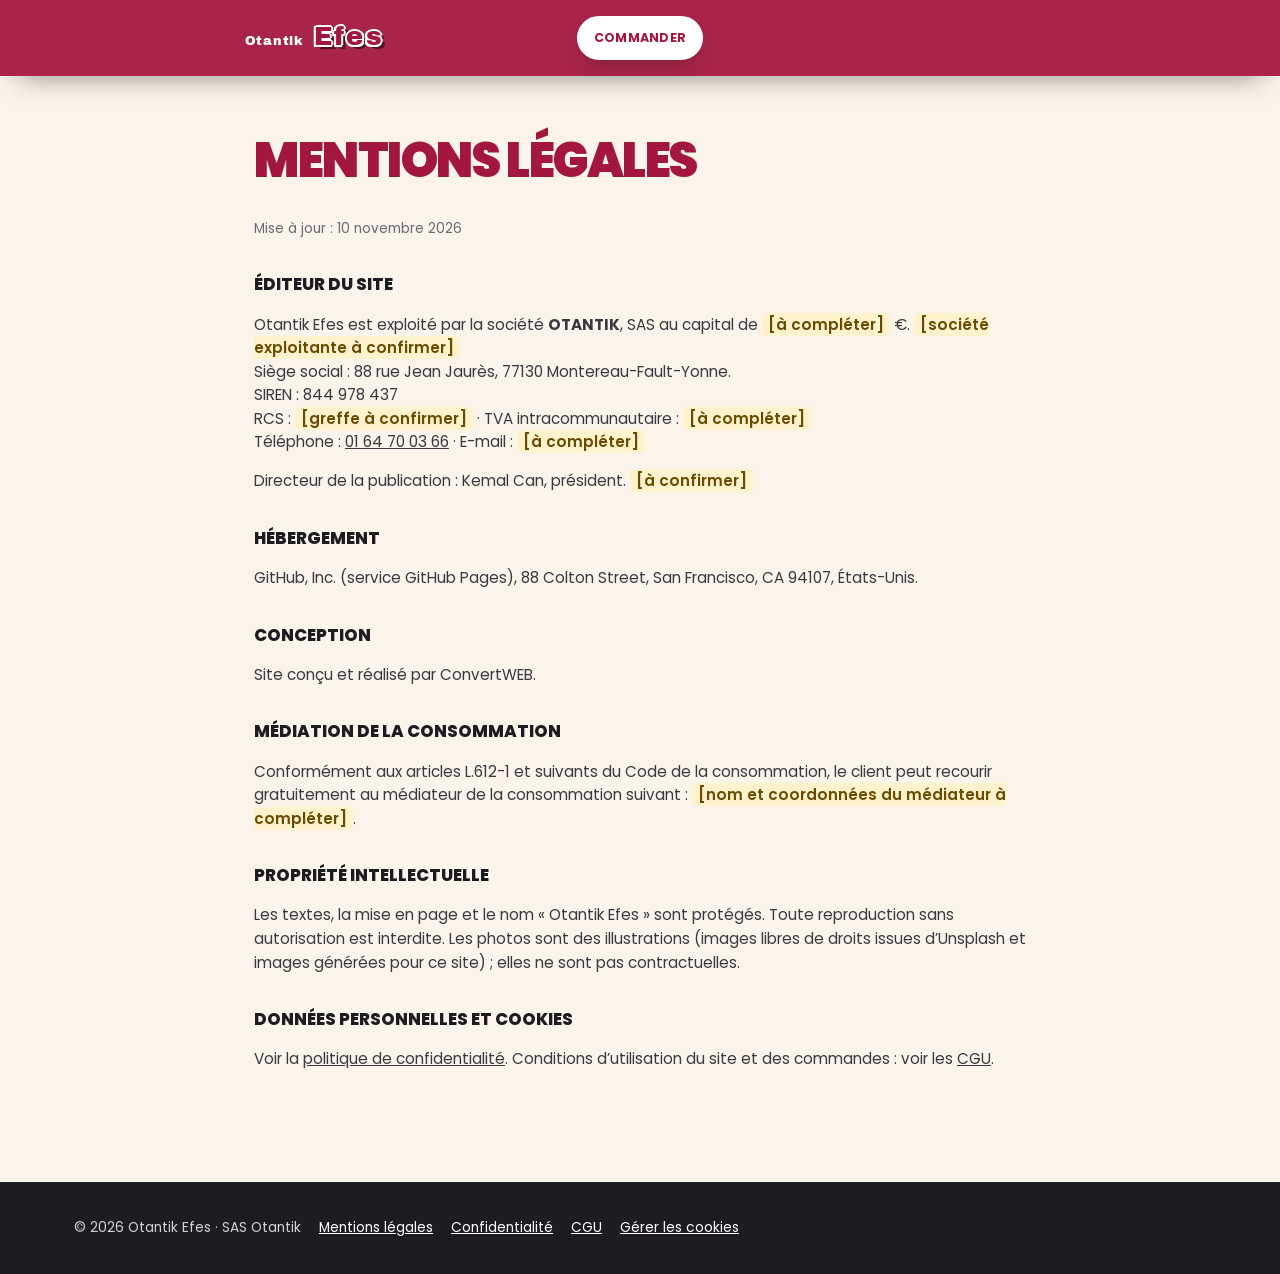
<file: mentions-legales.html>
<!doctype html>
<html lang="fr">
<head>
<meta charset="utf-8">
<meta name="viewport" content="width=device-width, initial-scale=1, viewport-fit=cover">

<title>Mentions légales · Otantik Efes Montereau</title>
<meta name="description" content="Mentions légales du site du restaurant Otantik Efes, 88 rue Jean Jaurès à Montereau-Fault-Yonne.">
<meta http-equiv="Content-Security-Policy" content="default-src 'self'; script-src 'self' https://gc.zgo.at; style-src 'self' 'unsafe-inline'; img-src 'self' data: https://*.goatcounter.com; font-src 'self'; connect-src 'self' https://*.goatcounter.com; object-src 'none'; base-uri 'self'; form-action 'self'; upgrade-insecure-requests">
<meta name="referrer" content="strict-origin-when-cross-origin">
<meta name="robots" content="index, follow">
<meta name="theme-color" content="#a3173f">
<link rel="canonical" href="https://convert-web.github.io/Efes/mentions-legales.html">
<link rel="icon" href="assets/img/favicon.ico" sizes="32x32">
<link rel="icon" href="assets/img/favicon.svg" type="image/svg+xml">
<link rel="apple-touch-icon" href="assets/img/apple-touch-icon.png">
<meta property="og:type" content="website">
<meta property="og:locale" content="fr_FR">
<meta property="og:site_name" content="Otantik Efes">
<meta property="og:title" content="Mentions légales · Otantik Efes Montereau">
<meta property="og:description" content="Mentions légales du site du restaurant Otantik Efes, 88 rue Jean Jaurès à Montereau-Fault-Yonne.">
<meta property="og:image" content="https://convert-web.github.io/Efes/assets/img/og-image.jpg">
<meta property="og:image:alt" content="Assiette de grillades d’Otantik Efes sur fond bordeaux">
<meta name="twitter:card" content="summary_large_image">
<link rel="stylesheet" href="assets/css/site.css?v=20261110b">
<script src="js/donnees.js?v=20261110b" defer></script>
<script src="js/consentement.js?v=20261110b" defer></script>
</head>
<body class="page-legale">
<header class="entete plein">
  <div class="wrap entete-wrap">
    <a class="logo" href="index.html" aria-label="Otantik Efes, retour à l’accueil"><span class="logo-nom"><span class="logo-le">Otantik</span> <span class="logo-mot">Efes</span></span></a>
    <div class="entete-actions"><a class="btn btn-blanc btn-petit" href="index.html#carte">Commander</a></div>
  </div>
</header>
<main class="page-texte">
  <div class="wrap">
    <h1>Mentions légales</h1>
    <p class="maj">Mise à jour : 10 novembre 2026</p>

    <h2>Éditeur du site</h2>
    <p>Otantik Efes est exploité par la société <strong>OTANTIK</strong>, SAS au capital de <span class="a-completer">[à compléter]</span> €. <span class="a-completer">[société exploitante à confirmer]</span><br>
    Siège social : 88 rue Jean Jaurès, 77130 Montereau-Fault-Yonne.<br>
    SIREN : 844 978 437<br>
    RCS : <span class="a-completer">[greffe à confirmer]</span> · TVA intracommunautaire : <span class="a-completer">[à compléter]</span><br>
    Téléphone : <a href="tel:+33164700366">01 64 70 03 66</a> · E-mail : <span class="a-completer">[à compléter]</span></p>
    <p>Directeur de la publication : Kemal Can, président. <span class="a-completer">[à confirmer]</span></p>

    <h2>Hébergement</h2>
    <p>GitHub, Inc. (service GitHub Pages), 88 Colton Street, San Francisco, CA 94107, États-Unis.</p>

    <h2>Conception</h2>
    <p>Site conçu et réalisé par ConvertWEB.</p>

    <h2>Médiation de la consommation</h2>
    <p>Conformément aux articles L.612-1 et suivants du Code de la consommation, le client peut recourir gratuitement au médiateur de la consommation suivant : <span class="a-completer">[nom et coordonnées du médiateur à compléter]</span>.</p>

    <h2>Propriété intellectuelle</h2>
    <p>Les textes, la mise en page et le nom « Otantik Efes » sont protégés. Toute reproduction sans autorisation est interdite. Les photos sont des illustrations (images libres de droits issues d’Unsplash et images générées pour ce site) ; elles ne sont pas contractuelles.</p>

    <h2>Données personnelles et cookies</h2>
    <p>Voir la <a href="politique-de-confidentialite.html">politique de confidentialité</a>. Conditions d’utilisation du site et des commandes : voir les <a href="cgu.html">CGU</a>.</p>
  </div>
</main>
<footer class="pied-simple">
  <div class="wrap">
    <span>© <span data-annee>2026</span> Otantik Efes · SAS Otantik</span>
    <a href="mentions-legales.html">Mentions légales</a>
    <a href="politique-de-confidentialite.html">Confidentialité</a>
    <a href="cgu.html">CGU</a>
    <a href="#" data-gerer-cookies>Gérer les cookies</a>
  </div>
</footer>
</body>
</html>
</file>
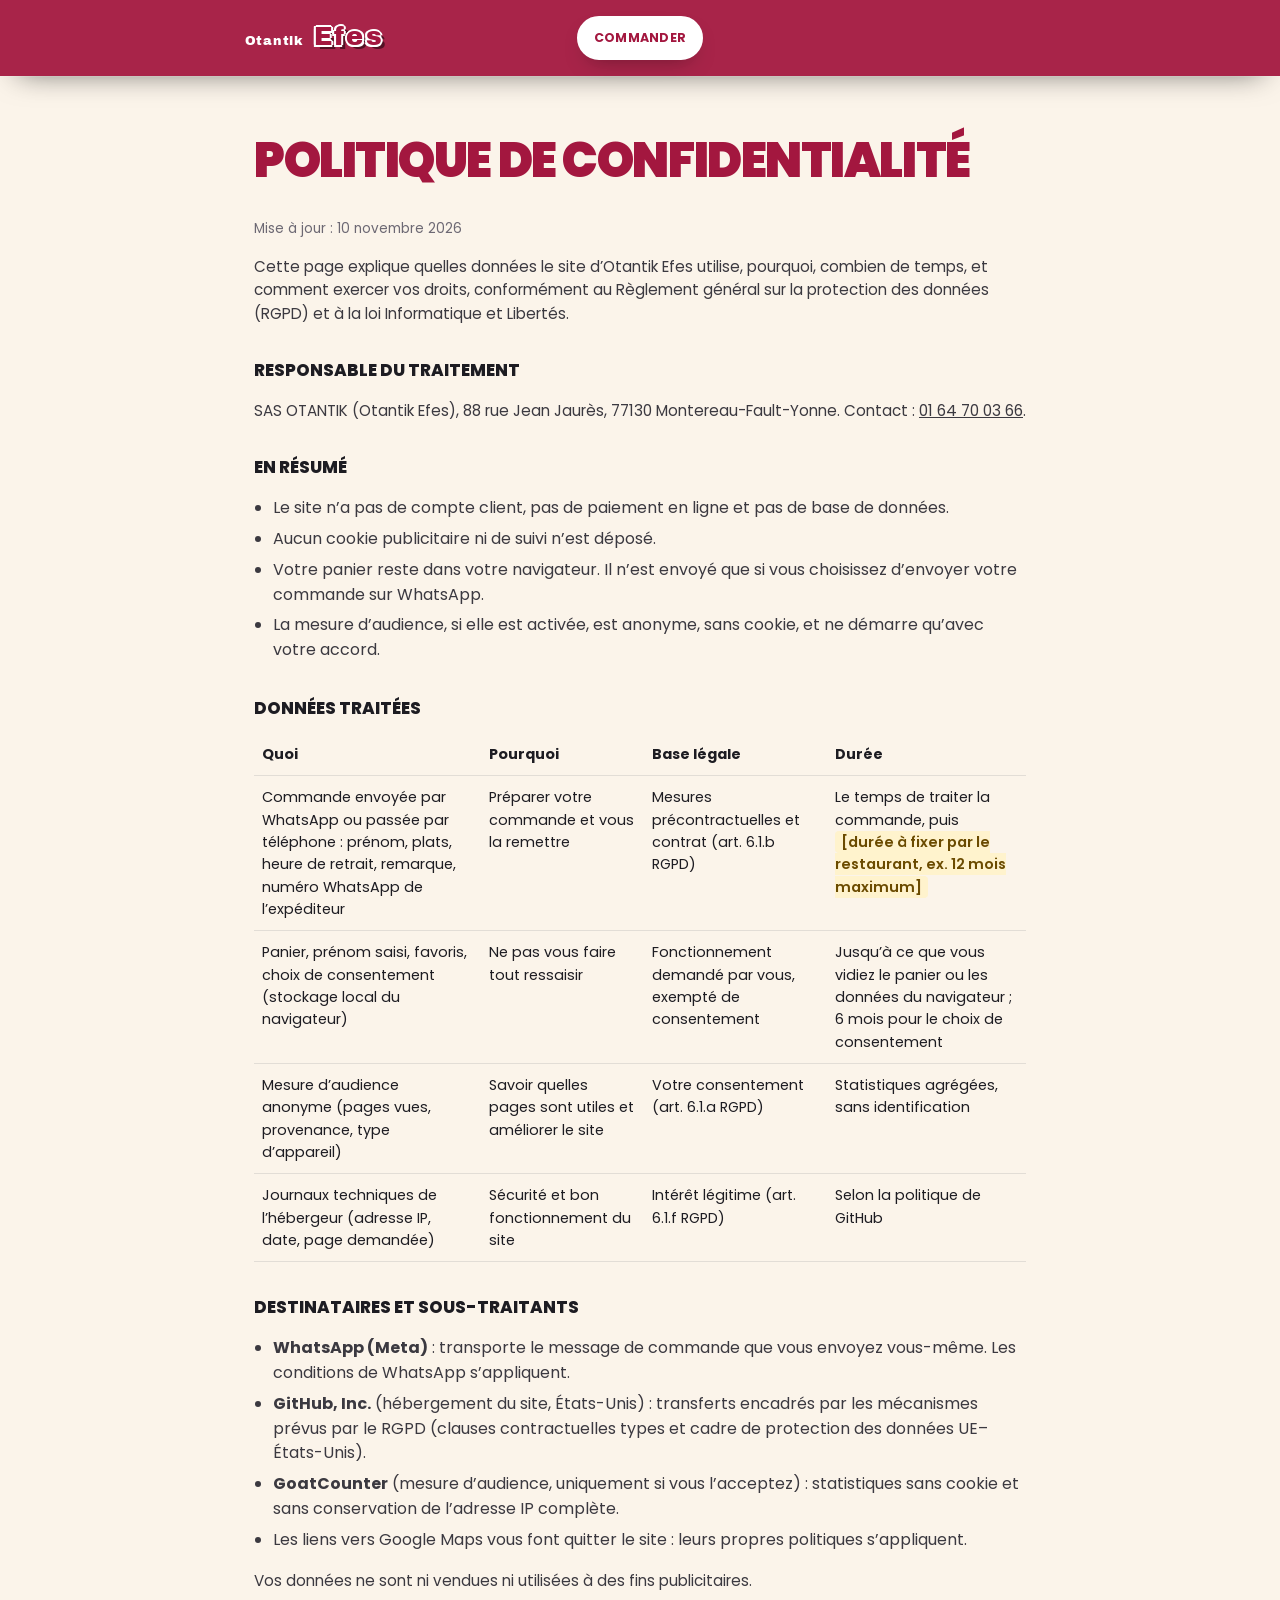
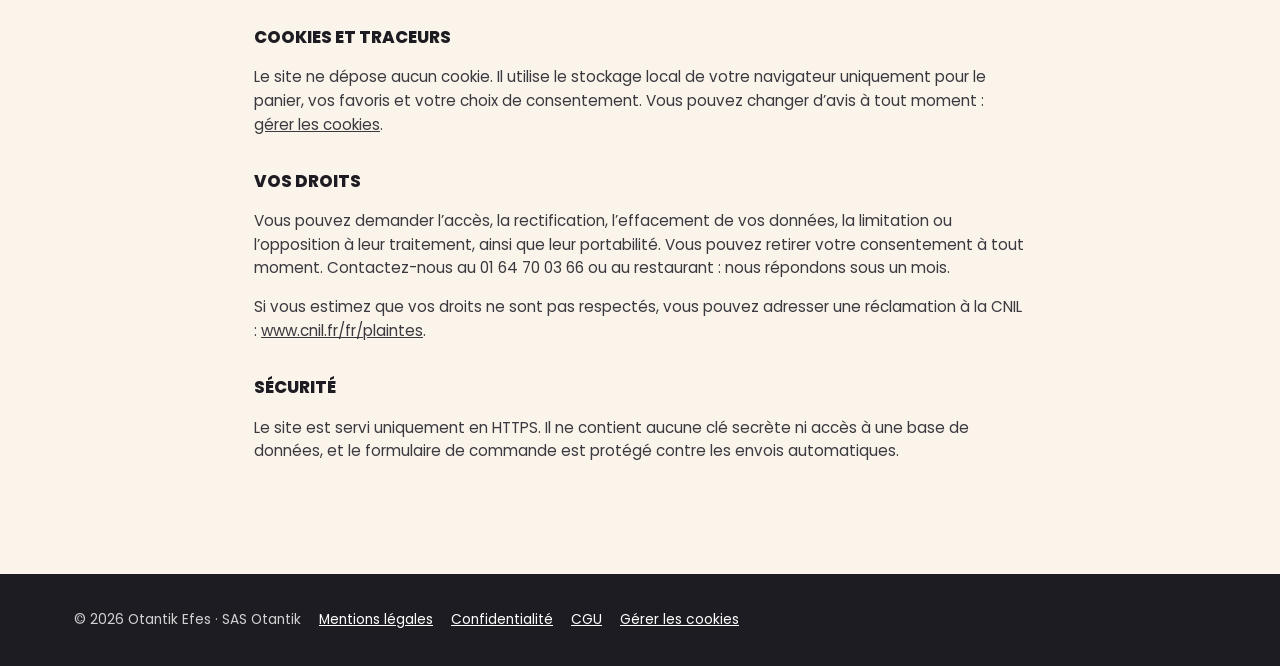
<file: politique-de-confidentialite.html>
<!doctype html>
<html lang="fr">
<head>
<meta charset="utf-8">
<meta name="viewport" content="width=device-width, initial-scale=1, viewport-fit=cover">

<title>Confidentialité et RGPD · Otantik Efes Montereau</title>
<meta name="description" content="Comment le site d’Otantik Efes traite vos données personnelles : commandes, stockage local, mesure d’audience sans cookie, vos droits RGPD.">
<meta http-equiv="Content-Security-Policy" content="default-src 'self'; script-src 'self' https://gc.zgo.at; style-src 'self' 'unsafe-inline'; img-src 'self' data: https://*.goatcounter.com; font-src 'self'; connect-src 'self' https://*.goatcounter.com; object-src 'none'; base-uri 'self'; form-action 'self'; upgrade-insecure-requests">
<meta name="referrer" content="strict-origin-when-cross-origin">
<meta name="robots" content="index, follow">
<meta name="theme-color" content="#a3173f">
<link rel="canonical" href="https://convert-web.github.io/Efes/politique-de-confidentialite.html">
<link rel="icon" href="assets/img/favicon.ico" sizes="32x32">
<link rel="icon" href="assets/img/favicon.svg" type="image/svg+xml">
<link rel="apple-touch-icon" href="assets/img/apple-touch-icon.png">
<meta property="og:type" content="website">
<meta property="og:locale" content="fr_FR">
<meta property="og:site_name" content="Otantik Efes">
<meta property="og:title" content="Confidentialité et RGPD · Otantik Efes Montereau">
<meta property="og:description" content="Comment le site d’Otantik Efes traite vos données personnelles : commandes, stockage local, mesure d’audience sans cookie, vos droits RGPD.">
<meta property="og:image" content="https://convert-web.github.io/Efes/assets/img/og-image.jpg">
<meta property="og:image:alt" content="Assiette de grillades d’Otantik Efes sur fond bordeaux">
<meta name="twitter:card" content="summary_large_image">
<link rel="stylesheet" href="assets/css/site.css?v=20261110b">
<script src="js/donnees.js?v=20261110b" defer></script>
<script src="js/consentement.js?v=20261110b" defer></script>
</head>
<body class="page-legale">
<header class="entete plein">
  <div class="wrap entete-wrap">
    <a class="logo" href="index.html" aria-label="Otantik Efes, retour à l’accueil"><span class="logo-nom"><span class="logo-le">Otantik</span> <span class="logo-mot">Efes</span></span></a>
    <div class="entete-actions"><a class="btn btn-blanc btn-petit" href="index.html#carte">Commander</a></div>
  </div>
</header>
<main class="page-texte">
  <div class="wrap">
    <h1>Politique de confidentialité</h1>
    <p class="maj">Mise à jour : 10 novembre 2026</p>
    <p>Cette page explique quelles données le site d’Otantik Efes utilise, pourquoi, combien de temps, et comment exercer vos droits, conformément au Règlement général sur la protection des données (RGPD) et à la loi Informatique et Libertés.</p>

    <h2>Responsable du traitement</h2>
    <p>SAS OTANTIK (Otantik Efes), 88 rue Jean Jaurès, 77130 Montereau-Fault-Yonne. Contact : <a href="tel:+33164700366">01 64 70 03 66</a>.</p>

    <h2>En résumé</h2>
    <ul>
      <li>Le site n’a pas de compte client, pas de paiement en ligne et pas de base de données.</li>
      <li>Aucun cookie publicitaire ni de suivi n’est déposé.</li>
      <li>Votre panier reste dans votre navigateur. Il n’est envoyé que si vous choisissez d’envoyer votre commande sur WhatsApp.</li>
      <li>La mesure d’audience, si elle est activée, est anonyme, sans cookie, et ne démarre qu’avec votre accord.</li>
    </ul>

    <h2>Données traitées</h2>
    <table>
      <thead><tr><th scope="col">Quoi</th><th scope="col">Pourquoi</th><th scope="col">Base légale</th><th scope="col">Durée</th></tr></thead>
      <tbody>
        <tr><td>Commande envoyée par WhatsApp ou passée par téléphone : prénom, plats, heure de retrait, remarque, numéro WhatsApp de l’expéditeur</td><td>Préparer votre commande et vous la remettre</td><td>Mesures précontractuelles et contrat (art. 6.1.b RGPD)</td><td>Le temps de traiter la commande, puis <span class="a-completer">[durée à fixer par le restaurant, ex. 12 mois maximum]</span></td></tr>
        <tr><td>Panier, prénom saisi, favoris, choix de consentement (stockage local du navigateur)</td><td>Ne pas vous faire tout ressaisir</td><td>Fonctionnement demandé par vous, exempté de consentement</td><td>Jusqu’à ce que vous vidiez le panier ou les données du navigateur ; 6 mois pour le choix de consentement</td></tr>
        <tr><td>Mesure d’audience anonyme (pages vues, provenance, type d’appareil)</td><td>Savoir quelles pages sont utiles et améliorer le site</td><td>Votre consentement (art. 6.1.a RGPD)</td><td>Statistiques agrégées, sans identification</td></tr>
        <tr><td>Journaux techniques de l’hébergeur (adresse IP, date, page demandée)</td><td>Sécurité et bon fonctionnement du site</td><td>Intérêt légitime (art. 6.1.f RGPD)</td><td>Selon la politique de GitHub</td></tr>
      </tbody>
    </table>

    <h2>Destinataires et sous-traitants</h2>
    <ul>
            <li><strong>WhatsApp (Meta)</strong> : transporte le message de commande que vous envoyez vous-même. Les conditions de WhatsApp s’appliquent.</li>
      <li><strong>GitHub, Inc.</strong> (hébergement du site, États-Unis) : transferts encadrés par les mécanismes prévus par le RGPD (clauses contractuelles types et cadre de protection des données UE–États-Unis).</li>
      <li><strong>GoatCounter</strong> (mesure d’audience, uniquement si vous l’acceptez) : statistiques sans cookie et sans conservation de l’adresse IP complète.</li>
      <li>Les liens vers Google Maps vous font quitter le site : leurs propres politiques s’appliquent.</li>
    </ul>
    <p>Vos données ne sont ni vendues ni utilisées à des fins publicitaires.</p>

    <h2>Cookies et traceurs</h2>
    <p>Le site ne dépose aucun cookie. Il utilise le stockage local de votre navigateur uniquement pour le panier, vos favoris et votre choix de consentement. Vous pouvez changer d’avis à tout moment : <a href="#" data-gerer-cookies>gérer les cookies</a>.</p>

    <h2>Vos droits</h2>
    <p>Vous pouvez demander l’accès, la rectification, l’effacement de vos données, la limitation ou l’opposition à leur traitement, ainsi que leur portabilité. Vous pouvez retirer votre consentement à tout moment. Contactez-nous au 01 64 70 03 66 ou au restaurant : nous répondons sous un mois.</p>
    <p>Si vous estimez que vos droits ne sont pas respectés, vous pouvez adresser une réclamation à la CNIL : <a href="https://www.cnil.fr/fr/plaintes" target="_blank" rel="noopener">www.cnil.fr/fr/plaintes</a>.</p>

    <h2>Sécurité</h2>
    <p>Le site est servi uniquement en HTTPS. Il ne contient aucune clé secrète ni accès à une base de données, et le formulaire de commande est protégé contre les envois automatiques.</p>
  </div>
</main>
<footer class="pied-simple">
  <div class="wrap">
    <span>© <span data-annee>2026</span> Otantik Efes · SAS Otantik</span>
    <a href="mentions-legales.html">Mentions légales</a>
    <a href="politique-de-confidentialite.html">Confidentialité</a>
    <a href="cgu.html">CGU</a>
    <a href="#" data-gerer-cookies>Gérer les cookies</a>
  </div>
</footer>
</body>
</html>
</file>
<file: assets/css/site.css>
/* =====================================================================
   LE TOUAREG · Feuille de style « mobile first »
   Les styles de base sont ceux du téléphone. Les écrans plus grands
   s'ajoutent par paliers :
     600 px  petite tablette
     768 px  tablette
     1024 px ordinateur (menu en haut, la barre basse disparaît)
   Les effets de survol ne s'appliquent qu'aux appareils avec souris.
   ===================================================================== */

@font-face { font-family: 'Poppins'; src: url('../fonts/poppins-400.woff2') format('woff2'); font-weight: 400; font-display: swap; }
@font-face { font-family: 'Poppins'; src: url('../fonts/poppins-600.woff2') format('woff2'); font-weight: 600; font-display: swap; }
@font-face { font-family: 'Poppins'; src: url('../fonts/poppins-700.woff2') format('woff2'); font-weight: 700; font-display: swap; }
@font-face { font-family: 'Poppins'; src: url('../fonts/poppins-800.woff2') format('woff2'); font-weight: 800; font-display: swap; }
@font-face { font-family: 'Poppins'; src: url('../fonts/poppins-900.woff2') format('woff2'); font-weight: 900; font-display: swap; }
@font-face { font-family: 'Lilita One'; src: url('../fonts/lilita-one.woff2') format('woff2'); font-weight: 400; font-display: swap; }

:root {
  --rouge: #a3173f;
  --rouge-vif: #c4294f;
  --rouge-fonce: #741029;
  --jaune: #f2c14e;
  --jaune-fonce: #d9a22b;
  --creme: #fbf4ea;
  --creme-2: #ffe9d6;
  --blanc: #ffffff;
  --noir: #1d1c22;
  --gris: #6c6873;
  --gris-clair: #ece6df;
  --trait: #e2ddd6;
  --vert: #1aa260;

  --f: 'Poppins', system-ui, -apple-system, 'Segoe UI', Roboto, Arial, sans-serif;
  --f-titre: 'Lilita One', var(--f);
  --r: 16px;
  --ombre: 0 14px 34px -14px rgba(90, 10, 35, .28);
  --ombre-forte: 0 22px 50px -18px rgba(90, 10, 30, .45);
  --gauche: max(16px, env(safe-area-inset-left, 0px));
  --droite: max(16px, env(safe-area-inset-right, 0px));
  --haut-securite: env(safe-area-inset-top, 0px);
  --bas-securite: env(safe-area-inset-bottom, 0px);
  --entete: 60px;
  --nav-basse: 66px;
  color-scheme: light;
}
@media (min-width: 600px) { :root { --gauche: max(24px, env(safe-area-inset-left, 0px)); --droite: max(24px, env(safe-area-inset-right, 0px)); } }
@media (min-width: 1024px) { :root { --entete: 76px; --nav-basse: 0px; } }

*, *::before, *::after { box-sizing: border-box; }
html { -webkit-text-size-adjust: 100%; scroll-behavior: smooth; scroll-padding-top: calc(var(--entete) + var(--haut-securite) + 8px); }
@media (prefers-reduced-motion: reduce) { html { scroll-behavior: auto; } *, *::before, *::after { transition: none !important; animation: none !important; } }
body {
  margin: 0; background: var(--creme); color: var(--noir); font-family: var(--f); font-size: 1rem; line-height: 1.55;
  -webkit-font-smoothing: antialiased; overflow-x: hidden;
  padding-bottom: calc(var(--nav-basse) + var(--bas-securite));
}
@media (min-width: 1024px) { body { padding-bottom: 0; } }
body.verrou { overflow: hidden; }
img { max-width: 100%; height: auto; display: block; }
a { color: inherit; }
a, button, input, select, textarea, label { -webkit-tap-highlight-color: transparent; touch-action: manipulation; }
button, input, select, textarea { font: inherit; color: inherit; }
button { cursor: pointer; }
:focus-visible { outline: 3px solid var(--jaune); outline-offset: 3px; border-radius: 8px; }
.sr { position: absolute !important; width: 1px; height: 1px; overflow: hidden; clip: rect(0 0 0 0); white-space: nowrap; }
.wrap { max-width: 1180px; margin-inline: auto; padding-left: var(--gauche); padding-right: var(--droite); }
[hidden] { display: none !important; }
.prix { font-variant-numeric: tabular-nums; white-space: nowrap; }
.fond-creme { background: var(--creme); }
.grand-ecran { display: none !important; }
@media (min-width: 1024px) { .grand-ecran { display: inline-grid !important; } }

/* ---------- Boutons ---------- */
.btn {
  --bg: var(--rouge); --fg: var(--blanc); --bd: var(--rouge);
  display: inline-flex; align-items: center; justify-content: center; gap: .55em;
  min-height: 50px; padding: 0 1.5em; border-radius: 999px; border: 2px solid var(--bd);
  background: var(--bg); color: var(--fg); text-decoration: none; white-space: nowrap;
  font-weight: 700; font-size: .92rem; letter-spacing: .02em; text-transform: uppercase;
  box-shadow: 0 10px 20px -10px rgba(163, 23, 63, .7);
  transition: transform .15s ease, background-color .15s ease, box-shadow .15s ease;
}
.btn:active { transform: scale(.97); --bg: var(--rouge-fonce); --bd: var(--rouge-fonce); }
.btn svg { width: 20px; height: 20px; flex: none; }
.btn-blanc { --bg: var(--blanc); --fg: var(--rouge); --bd: var(--blanc); box-shadow: 0 10px 22px -10px rgba(0,0,0,.35); }
.btn-contour { --bg: transparent; --fg: currentColor; --bd: currentColor; box-shadow: none; }
.btn-noir { --bg: var(--noir); --bd: var(--noir); text-transform: none; letter-spacing: 0; min-height: 58px; padding: 0 1.3em; box-shadow: 0 12px 24px -12px rgba(0,0,0,.6); }
.btn-noir span { display: grid; line-height: 1.1; text-align: left; font-size: 1.02rem; }
.btn-noir small { font-size: .75rem; font-weight: 500; opacity: .8; }
.btn-noir svg { width: 26px; height: 26px; }
.btn-petit { min-height: 44px; padding: 0 1.2em; font-size: .78rem; }
.btn-whatsapp { --bg: #1aa260; --bd: #1aa260; box-shadow: 0 10px 20px -10px rgba(26,162,96,.8); }
.btn-plein { width: 100%; }
@media (hover: hover) {
  .btn:hover { --bg: var(--rouge-fonce); --bd: var(--rouge-fonce); transform: translateY(-2px); }
  .btn-blanc:hover { --bg: var(--jaune); --bd: var(--jaune); --fg: var(--noir); }
  .btn-contour:hover { --bg: var(--blanc); --bd: var(--blanc); --fg: var(--rouge); }
  .btn-noir:hover { --bg: #000; --bd: #000; }
  .btn-whatsapp:hover { --bg: #138a50; --bd: #138a50; }
}

.rond {
  width: 46px; height: 46px; border-radius: 50%; border: 0; display: inline-grid; place-items: center; position: relative;
  background: var(--blanc); color: var(--rouge); text-decoration: none; flex: none;
  box-shadow: 0 8px 18px -8px rgba(0,0,0,.35); transition: transform .15s ease;
}
.rond:active { transform: scale(.94); }
.rond svg { width: 21px; height: 21px; }
.rond-gris { background: var(--gris-clair); color: var(--noir); box-shadow: none; }
@media (hover: hover) { .rond:hover { transform: scale(1.06); } }
.compteur {
  position: absolute; top: -4px; right: -4px; min-width: 22px; height: 22px; padding: 0 6px; border-radius: 11px;
  background: var(--jaune); color: var(--noir); font-size: .75rem; font-weight: 800; display: grid; place-items: center;
  border: 2px solid var(--rouge); font-variant-numeric: tabular-nums; line-height: 1;
}
.compteur.saut { animation: saut .35s ease; }
.compteur.zero { display: none; }
@keyframes saut { 45% { transform: scale(1.4); } }

/* ---------- En-tête ---------- */
.entete {
  position: fixed; top: 0; left: 0; right: 0; z-index: 40; color: var(--blanc);
  padding-top: var(--haut-securite); transition: background-color .25s ease, box-shadow .25s ease;
}
.entete.plein { background: var(--rouge); box-shadow: 0 10px 30px -18px rgba(0,0,0,.6); }
.entete-wrap { height: var(--entete); display: flex; align-items: center; gap: 12px; }
.logo { display: inline-flex; align-items: center; min-height: 44px; text-decoration: none; color: var(--blanc); flex: none; }
/* Nom façon enseigne du restaurant : lettres rouges bordées de blanc, avec ombre */
@font-face { font-family: 'Archivo Black'; src: url('../fonts/archivo-black.woff2') format('woff2'); font-weight: 400; font-display: swap; }
.logo-nom {
  display: inline-flex; align-items: baseline; gap: .38em; white-space: nowrap; line-height: 1;
  font-family: 'Archivo Black', var(--f); font-weight: 400; font-size: 1.22rem;
  padding: .1em .1em .2em 0;
}
.logo-le { color: var(--blanc); font-size: .5em; letter-spacing: .06em; }
.logo-mot {
  color: var(--rouge); letter-spacing: .09em;
  text-shadow: 2px 0 #fff, -2px 0 #fff, 0 2px #fff, 0 -2px #fff, 1.5px 1.5px #fff, -1.5px -1.5px #fff, 1.5px -1.5px #fff, -1.5px 1.5px #fff, 4px 4px 0 rgba(0,0,0,.5);
}
.nav { display: none; }
.entete-actions { display: flex; align-items: center; gap: 10px; margin-left: auto; }
.statut {
  display: inline-flex; align-items: center; gap: 7px; font-size: .75rem; font-weight: 600; white-space: nowrap;
  padding: 6px 11px; border-radius: 999px; background: rgba(0,0,0,.2);
}
.statut::before { content: ""; width: 8px; height: 8px; border-radius: 50%; background: #bbb; flex: none; }
.statut.ouvert::before { background: #46e08e; box-shadow: 0 0 0 4px rgba(70,224,142,.25); }
.statut.ferme::before { background: var(--jaune); }
/* Bouton jaune « J'ai faim ! » */
.btn-faim {
  --bg: var(--jaune); --fg: var(--noir); --bd: var(--jaune);
  font-weight: 800; text-transform: uppercase; letter-spacing: .04em; box-shadow: 0 12px 26px -12px rgba(120,60,0,.6);
}
.btn-faim.grand-ecran { min-height: 46px; padding: 0 22px; font-size: .85rem; }
@media (hover: hover) { .btn-faim:hover { --bg: #f7d27a; --bd: #f7d27a; transform: translateY(-1px); } }
/* Ordinateur : menu à gauche, nom au centre, actions à droite (façon grande enseigne) */
@media (min-width: 1024px) {
  .entete-wrap { display: grid; grid-template-columns: 1fr auto 1fr; gap: 20px; }
  .logo { order: 2; justify-self: center; }
  .nav { order: 1; justify-self: start; }
  .entete-actions { order: 3; justify-self: end; }
  .logo-nom { font-size: 1.6rem; }
  .nav { display: flex; gap: 2px; }
  .nav a { text-decoration: none; font-weight: 700; font-size: .8rem; letter-spacing: .06em; text-transform: uppercase; padding: 12px; border-radius: 999px; transition: background-color .15s ease; }
  .nav a:hover { background: rgba(255,255,255,.16); }
  .entete-actions { margin-left: 0; }
  .statut { font-size: .78rem; padding: 7px 12px; }
}

/* ---------- Barre de navigation basse (mobile, tablette) ---------- */
.nav-basse {
  position: fixed; z-index: 45; left: 0; right: 0; bottom: 0;
  display: grid; grid-template-columns: repeat(5, 1fr); align-items: end;
  height: calc(var(--nav-basse) + var(--bas-securite)); padding: 0 var(--droite) var(--bas-securite) var(--gauche);
  background: var(--blanc); box-shadow: 0 -8px 24px -12px rgba(60, 20, 10, .3); border-radius: 18px 18px 0 0;
}
.nav-basse a, .nav-panier {
  display: grid; justify-items: center; align-content: center; gap: 3px; height: var(--nav-basse);
  text-decoration: none; color: var(--gris); font-size: .75rem; font-weight: 600; border: 0; background: none; padding: 0;
}
.nav-basse a svg { width: 23px; height: 23px; }
.nav-basse a.actif { color: var(--rouge); }
.nav-basse a.actif span { font-weight: 800; }
.nav-panier { position: relative; color: var(--noir); font-weight: 800; }
.nav-panier-rond {
  position: relative; width: 56px; height: 56px; margin-top: -26px; border-radius: 50%; display: grid; place-items: center;
  background: var(--rouge); color: var(--blanc); border: 4px solid var(--blanc);
  box-shadow: 0 10px 20px -8px rgba(163,23,63,.8); transition: transform .15s ease;
}
.nav-panier-rond svg { width: 24px; height: 24px; }
.nav-panier-rond .compteur { top: -6px; right: -8px; }
.nav-panier:active .nav-panier-rond { transform: scale(.94); }
.nav-panier.plein .prix { color: var(--rouge); }
@media (min-width: 1024px) { .nav-basse { display: none; } }

/* ---------- Hero rouge : soleil du désert, rayons, dunes ---------- */
.hero {
  --soleil-x: 50%; --soleil-y: calc(var(--entete) + var(--haut-securite) + 100px); /* en px : ne bouge pas si la hauteur du bandeau change */
  position: relative; overflow: hidden; color: var(--blanc); isolation: isolate;
  background:
    radial-gradient(60% 45% at var(--soleil-x) var(--soleil-y), rgba(210,70,110,.5) 0%, rgba(200,50,90,0) 70%),
    radial-gradient(140% 100% at 70% 30%, #f3352a 0%, var(--rouge) 42%, #a8070f 100%);
  padding: calc(var(--entete) + var(--haut-securite) + 2px) 0 64px;
}
.hero-deco { position: absolute; inset: 0; z-index: -1; pointer-events: none; }
/* rayons de soleil (façon enseigne de fast-food), très discrets */
.hero-rayons {
  position: absolute; left: var(--soleil-x); top: var(--soleil-y); width: 170vmax; height: 170vmax; translate: -50% -50%; will-change: rotate;
  background: repeating-conic-gradient(from 0deg, rgba(255,255,255,.075) 0deg 7deg, rgba(255,255,255,0) 7deg 18deg);
  -webkit-mask-image: radial-gradient(closest-side, #000 8%, transparent 62%); mask-image: radial-gradient(closest-side, #000 10%, transparent 92%);
  animation: tourne 120s linear 1.5s infinite;
}
@keyframes tourne { to { rotate: 360deg; } }
.hero-grain { position: absolute; inset: 0; background-image: url("data:image/svg+xml,%3Csvg xmlns='http://www.w3.org/2000/svg' width='160' height='160'%3E%3Cfilter id='g'%3E%3CfeTurbulence type='fractalNoise' baseFrequency='.9' numOctaves='2' stitchTiles='stitch'/%3E%3CfeColorMatrix values='0 0 0 0 0 0 0 0 0 0 0 0 0 0 0 0 0 0 .55 0'/%3E%3C/filter%3E%3Crect width='160' height='160' filter='url(%23g)'/%3E%3C/svg%3E"); opacity: .1; }
.hero > .wrap { position: relative; z-index: 1; }
.hero-dunes { position: absolute; left: 0; right: 0; bottom: -1px; width: 100%; height: 46px; z-index: 0; display: block; }
.dune-1 { fill: rgba(110, 0, 8, .35); }
.dune-2 { fill: var(--blanc); }

.diapos { position: relative; display: grid; min-height: 460px; }
.diapo {
  grid-area: 1 / 1; display: grid; grid-template-columns: 1fr; align-items: center; gap: 6px;
  opacity: 0; visibility: hidden; transition: opacity .5s ease, visibility 0s .5s;
}
.diapo.active { opacity: 1; visibility: visible; transition: opacity .5s ease; }
.diapo-texte { display: grid; gap: 12px; justify-items: start; min-width: 0; }
/* entrée en cascade du texte */
.diapo-texte > * { transition: transform .6s cubic-bezier(.2,.8,.2,1), opacity .6s ease; }
.diapo:not(.active) .diapo-texte > * { transform: translateY(18px); opacity: 0; }
.diapo.active .diapo-texte > :nth-child(2) { transition-delay: .06s; }
.diapo.active .diapo-texte > :nth-child(3) { transition-delay: .12s; }
.diapo.active .diapo-texte > :nth-child(4) { transition-delay: .18s; }
.diapo-sur {
  display: inline-flex; align-items: center; gap: 7px; background: rgba(0,0,0,.18); color: var(--blanc);
  border: 1px solid rgba(255,255,255,.22); font-weight: 800; font-size: .75rem; letter-spacing: .1em; text-transform: uppercase;
  padding: 6px 13px 6px 10px; border-radius: 999px; -webkit-backdrop-filter: blur(6px); backdrop-filter: blur(6px);
}
.diapo-sur svg { width: 13px; height: 13px; color: var(--jaune); flex: none; }
.diapo h2 {
  margin: 0; font-weight: 900; text-transform: uppercase; line-height: .98; letter-spacing: -.025em;
  font-size: clamp(2rem, 9.4vw, 2.75rem); text-wrap: balance; text-shadow: 0 8px 30px rgba(90,0,0,.35);
}
.diapo h2 .accent {
  color: var(--jaune); position: relative; white-space: nowrap; display: inline-block;
  padding-bottom: .1em; background: url("data:image/svg+xml,%3Csvg xmlns='http://www.w3.org/2000/svg' viewBox='0 0 200 20' preserveAspectRatio='none'%3E%3Cpath d='M3 14C50 6 120 3 197 9' fill='none' stroke='%23f2c14e' stroke-width='6' stroke-linecap='round'/%3E%3C/svg%3E") no-repeat 0 100% / 100% .2em;
}
.diapo p { margin: 0; max-width: 40ch; font-size: .92rem; line-height: 1.5; color: rgba(255,255,255,.92); }
.btn-hero { min-height: 54px; padding: 0 22px 0 28px; font-size: .95rem; margin-top: 4px; box-shadow: 0 16px 30px -14px rgba(60,0,0,.75), inset 0 -3px 0 rgba(0,0,0,.12); }
.btn-hero svg { width: 18px; height: 18px; transition: transform .2s ease; }
@media (hover: hover) { .btn-hero:hover svg { transform: translateX(3px); } }

.diapo-visuel { position: relative; min-width: 0; display: grid; place-items: center; order: -1; height: 196px; }
.diapo-visuel > * { grid-area: 1 / 1; }
.soleil {
  width: 178px; height: 178px; border-radius: 50%;
  background: radial-gradient(circle at 38% 32%, #ffe08a 0%, var(--jaune) 38%, var(--jaune-fonce) 100%);
  box-shadow: 0 0 0 14px rgba(242,193,78,.16), 0 0 0 30px rgba(242,193,78,.08), 0 30px 60px -20px rgba(80,0,0,.6);
  transition: transform .8s cubic-bezier(.2,.8,.2,1);
}
.diapo:not(.active) .soleil { transform: scale(.6); }
.ombre-sol { display: none; align-self: end; width: 62%; height: 22px; border-radius: 50%; background: radial-gradient(closest-side, rgba(70,0,0,.55), rgba(70,0,0,0)); margin-bottom: 4px; }
.diapo-visuel img {
  position: relative; width: auto; max-width: 92%; max-height: 182px; object-fit: contain;
  filter: drop-shadow(0 22px 18px rgba(70, 0, 0, .45));
  transition: transform .8s cubic-bezier(.2,.8,.2,1), opacity .5s ease;
}
.diapo:not(.active) .diapo-visuel img { transform: translateX(40px) scale(.85) rotate(8deg); opacity: 0; }
.diapo.active .diapo-visuel img { animation: flotte 6s ease-in-out 1s infinite; }
@keyframes flotte { 50% { translate: 0 -8px; rotate: -1deg; } }
/* prix : pastille jaune dentelée, façon autocollant */
.badge-prix {
  position: absolute; right: 2px; top: 0; width: 86px; height: 86px; z-index: 2;
  display: grid; place-content: center; text-align: center; color: var(--rouge-fonce);
  rotate: 10deg; filter: drop-shadow(0 12px 14px rgba(70,0,0,.45));
  transition: transform .6s cubic-bezier(.3,1.6,.5,1) .25s;
}
.badge-prix::before {
  content: ""; position: absolute; inset: 0; z-index: -1; background: var(--blanc);
  clip-path: polygon(50% 0%, 61% 8%, 75% 4%, 80% 17%, 94% 21%, 92% 35%, 100% 46%, 93% 57%, 97% 71%, 84% 77%, 81% 91%, 67% 91%, 57% 100%, 46% 93%, 33% 98%, 27% 85%, 13% 82%, 13% 68%, 2% 59%, 9% 47%, 3% 34%, 15% 27%, 17% 13%, 31% 12%, 39% 2%);
}
.diapo:not(.active) .badge-prix { transform: scale(0) rotate(-40deg); transition-delay: 0s; }
.badge-prix small { font-size: .75rem; font-weight: 800; color: var(--noir); line-height: 1.1; }
.badge-prix strong { font-size: 1.45rem; font-weight: 900; line-height: 1; letter-spacing: -.04em; color: var(--rouge); }
.badge-prix strong sup { font-size: .45em; vertical-align: super; margin-left: 1px; }
.etincelle { position: absolute; color: var(--jaune); width: 16px; height: 16px; animation: scintille 2.6s ease-in-out infinite; }
.etincelle.e1 { left: 6%; top: 10%; }
.etincelle.e2 { right: 24%; bottom: 6%; width: 11px; height: 11px; animation-delay: .9s; color: var(--blanc); }
.etincelle.e3 { left: 20%; bottom: 14%; width: 10px; height: 10px; animation-delay: 1.6s; }
@keyframes scintille { 0%, 100% { scale: .6; opacity: .5; } 50% { scale: 1.1; opacity: 1; } }
.fleche-deco { display: none; }

/* points : la barre jaune avance pendant l'affichage du plat */
.hero-commandes { display: flex; align-items: center; gap: 2px; margin: 8px 0 -6px -8px; }
.points { display: flex; }
.points button { position: relative; width: 40px; height: 44px; border: 0; padding: 0; background: none; }
.points button::before, .points button::after { content: ""; position: absolute; left: 8px; right: 8px; top: 19px; height: 6px; border-radius: 3px; background: rgba(255,255,255,.35); }
.points button::after { background: var(--jaune); right: auto; width: 0; }
.points button[aria-selected="true"] { width: 68px; }
.points button[aria-selected="true"]::before { background: rgba(255,255,255,.9); }
.points button[aria-selected="true"]::after { animation: minuteur 7s linear forwards; }
.hero.en-pause .points button::after { animation-play-state: paused; }
@keyframes minuteur { from { width: 0; } to { width: calc(100% - 16px); } }
.hero-pause { width: 44px; height: 44px; border: 0; border-radius: 50%; background: none; color: var(--blanc); display: grid; place-items: center; padding: 0; opacity: .85; }
.hero-pause svg { width: 16px; height: 16px; }
@media (hover: hover) { .hero-pause:hover { background: rgba(255,255,255,.14); opacity: 1; } }

@media (min-width: 768px) {
  .hero { --soleil-x: 72%; --soleil-y: calc(var(--entete) + var(--haut-securite) + 249px); padding: calc(var(--entete) + var(--haut-securite) + 24px) 0 96px; }
  .hero-dunes { height: 80px; }
  .diapos { min-height: 450px; }
  .diapo { grid-template-columns: minmax(0, .95fr) minmax(0, 1.05fr); gap: 24px; }
  .diapo-texte { gap: 18px; }
  .diapo-sur { font-size: .78rem; padding: 7px 15px 7px 12px; }
  .diapo h1, .diapo h2 { font-size: clamp(2.6rem, 5.8vw, 4.6rem); }
  .diapo p { font-size: 1.04rem; }
  .btn-hero { min-height: 58px; padding: 0 26px 0 34px; font-size: 1rem; }
  .diapo-visuel { order: 0; height: 450px; }
  .soleil { width: min(400px, 36vw); height: min(400px, 36vw); box-shadow: 0 0 0 26px rgba(242,193,78,.14), 0 0 0 56px rgba(242,193,78,.07), 0 50px 90px -30px rgba(80,0,0,.65); }
  .ombre-sol { width: 70%; height: 36px; margin-bottom: 40px; }
  .diapo-visuel img { width: min(100%, 560px); max-width: none; max-height: 400px; }
  .badge-prix { right: 3%; top: 4%; width: 134px; height: 134px; }
  .badge-prix small { font-size: .8rem; }
  .badge-prix strong { font-size: 2.35rem; }
  .etincelle { width: 26px; height: 26px; }
  .etincelle.e1 { left: 4%; top: 14%; }
  .etincelle.e2 { right: 12%; bottom: 12%; width: 18px; height: 18px; }
  .etincelle.e3 { left: 14%; bottom: 22%; width: 14px; height: 14px; }
  .hero-commandes { margin-top: 10px; }
}

/* ---------- Barre des rayons ---------- */
.rayons { position: relative; background: var(--blanc); box-shadow: 0 16px 30px -24px rgba(0,0,0,.25); z-index: 2; }
.pilule {
  position: absolute; left: 50%; top: 0; transform: translate(-50%, -50%);
  background: var(--jaune); color: var(--noir); font-weight: 800; font-size: .76rem; letter-spacing: .08em; text-transform: uppercase;
  padding: 9px 26px; border-radius: 999px; box-shadow: 0 8px 18px -8px rgba(217,162,43,.8); white-space: nowrap;
}
.rayons-wrap { display: flex; align-items: center; gap: 6px; padding-block: 26px 10px; }
.rayons-liste {
  display: flex; gap: 2px; overflow-x: auto; scroll-snap-type: x proximity; scrollbar-width: none; flex: 1; min-width: 0; scroll-behavior: smooth;
  margin-inline: calc(var(--gauche) * -1); padding-inline: var(--gauche); scroll-padding-inline: var(--gauche);
}
.rayons-liste::-webkit-scrollbar { display: none; }
.rayon {
  flex: 0 0 82px; scroll-snap-align: start; display: grid; justify-items: center; gap: 6px; padding: 6px 2px 12px;
  border: 0; background: none; text-align: center; position: relative;
}
.rayon img { width: 60px; height: 48px; object-fit: contain; transition: transform .2s ease; filter: drop-shadow(0 6px 6px rgba(0,0,0,.15)); }
.rayon span { font-size: .75rem; font-weight: 700; letter-spacing: .03em; text-transform: uppercase; line-height: 1.2; }
.rayon::after { content: ""; position: absolute; left: 22%; right: 22%; bottom: 2px; height: 3px; border-radius: 2px; background: var(--rouge); transform: scaleX(0); transition: transform .2s ease; }
.rayon[aria-selected="true"]::after { transform: scaleX(1); }
.rayon[aria-selected="true"] span { color: var(--rouge); }
.rayon:active img { transform: scale(.92); }
.fleche { display: none; width: 44px; height: 44px; border: 0; background: none; color: var(--rouge); place-items: center; flex: none; border-radius: 50%; }
.fleche svg { width: 22px; height: 22px; }
@media (min-width: 768px) {
  .rayons-wrap { padding-block: 30px 14px; }
  .rayons-liste { margin-inline: 0; padding-inline: 0; gap: 4px; }
  .rayon { flex-basis: 104px; padding: 8px 4px 12px; }
  .rayon img { width: 74px; height: 58px; }
  .rayon span { font-size: .75rem; }
  .fleche { display: grid; }
}
@media (hover: hover) {
  .rayon:hover img { transform: translateY(-4px) scale(1.06); }
  .fleche:hover { background: var(--creme); }
}

/* ---------- Cartes offres ---------- */
.offres { position: relative; padding-block: 32px 8px; overflow: hidden; }
.offres::before {
  content: ""; position: absolute; width: 420px; height: 420px; border-radius: 50%; border: 70px solid rgba(163,23,63,.035);
  pointer-events: none; left: -220px; top: -60px;
}
.cartes-offres {
  position: relative; display: grid; grid-auto-flow: column; grid-auto-columns: 84%; gap: 12px;
  overflow-x: auto; scroll-snap-type: x mandatory; scrollbar-width: none;
  margin-inline: calc(var(--gauche) * -1); padding: 4px var(--gauche) 24px; scroll-padding-inline: var(--gauche);
}
.cartes-offres::-webkit-scrollbar { display: none; }
.offre {
  scroll-snap-align: start; position: relative; display: flex; align-items: center; gap: 8px; min-height: 168px; overflow: hidden;
  background: var(--blanc); border-radius: var(--r); padding: 20px; text-decoration: none; cursor: pointer;
  box-shadow: var(--ombre); transition: transform .2s ease, box-shadow .2s ease;
}
.offre:active { transform: scale(.98); }
.offre-texte { position: relative; z-index: 1; display: grid; gap: 6px; justify-items: start; flex: 1 1 52%; min-width: 0; }
.offre h3 { margin: 0; font-weight: 900; font-size: 1.15rem; line-height: 1.08; text-transform: uppercase; letter-spacing: -.01em; }
.offre p { margin: 0; font-size: .75rem; font-weight: 600; text-transform: uppercase; letter-spacing: .03em; color: var(--gris); line-height: 1.35; }
.offre-prix { font-size: 1.3rem; font-weight: 900; color: var(--rouge); margin-top: 6px; }
.offre-lien { margin-top: 6px; font-size: .78rem; font-weight: 800; text-transform: uppercase; color: var(--rouge); border-bottom: 2px solid currentColor; }
.offre .btn-petit { margin-top: 8px; }
.offre > img { flex: 0 1 48%; min-width: 0; width: 48%; object-fit: contain; max-height: 140px; filter: drop-shadow(0 12px 12px rgba(0,0,0,.2)); transition: transform .3s ease; }
.offre-rouge { background: linear-gradient(135deg, var(--rouge-vif), var(--rouge-fonce)); color: var(--blanc); }
.offre-rouge p { color: var(--blanc); }
.offre-rouge .offre-prix { color: var(--jaune); }
.sticker {
  position: absolute; top: 14px; right: 16px; background: var(--jaune); color: var(--noir); font-weight: 900; font-size: .76rem;
  padding: 8px 10px; border-radius: 50%; transform: rotate(12deg); box-shadow: 0 6px 12px -6px rgba(0,0,0,.4);
}
.carte-illu { width: 44%; max-width: 160px; flex: none; }
.offre-rond { flex: none; width: 46%; max-width: 230px; aspect-ratio: 1; border-radius: 50%; background: var(--creme-2); display: grid; place-items: center; margin: -10px -10px -10px 0; }
.offre-rond img { width: 92%; filter: drop-shadow(0 12px 12px rgba(0,0,0,.2)); transition: transform .3s ease; }
.offre-rond-jaune { background: #ffe39a; }
@media (min-width: 600px) {
  .cartes-offres {
    grid-auto-flow: row; grid-auto-columns: auto; grid-template-columns: repeat(2, minmax(0, 1fr)); gap: 14px;
    overflow: visible; margin-inline: 0; padding: 0; scroll-snap-type: none;
  }
  .offre-large:last-child { grid-column: span 2; }
}
@media (min-width: 1024px) {
  .offres { padding-block: 56px 24px; }
  .cartes-offres { grid-template-columns: repeat(6, minmax(0, 1fr)); gap: 20px; }
  .offre { grid-column: span 2; min-height: 190px; padding: 22px; }
  .offre-large, .offre-large:last-child { grid-column: span 3; }
  .offre h3 { font-size: 1.3rem; }
  .offre p { font-size: .75rem; }
  .offre > img { max-height: 150px; }
}
@media (hover: hover) {
  .offre:hover { transform: translateY(-5px); box-shadow: var(--ombre-forte); }
  .offre:hover > img { transform: scale(1.06) rotate(-2deg); }
  .offre:hover .offre-rond img { transform: scale(1.06) rotate(-3deg); }
}

/* ---------- La carte (grille de plats) ---------- */
.carte { position: relative; background: var(--blanc); padding-block: 40px 40px; }
.carte-tete { text-align: center; display: grid; gap: 8px; justify-items: center; margin-bottom: 16px; }
.titre-carte { margin: 0; font-family: var(--f-titre); font-weight: 400; font-size: 2.3rem; line-height: 1; color: var(--noir); letter-spacing: .005em; }
.titre-carte em { font-style: normal; color: var(--rouge); }
.carte-tete p { margin: 0; max-width: 56ch; color: var(--gris); font-size: .86rem; }

/* Filtres : collés sous l'en-tête pendant qu'on parcourt la carte (mobile) */
.filtres {
  position: sticky; top: calc(var(--entete) + var(--haut-securite)); z-index: 20;
  display: flex; gap: 8px; flex-wrap: nowrap; overflow-x: auto; scrollbar-width: none;
  margin-inline: calc(var(--gauche) * -1); padding: 10px var(--gauche);
  background: rgba(255,255,255,.96); backdrop-filter: blur(8px); -webkit-backdrop-filter: blur(8px);
  scroll-padding-inline: var(--gauche);
}
.filtres::-webkit-scrollbar { display: none; }
.filtre {
  flex: none; min-height: 44px; border: 1.5px solid var(--trait); background: var(--blanc); color: var(--noir); border-radius: 999px;
  padding: 0 18px; font-size: .86rem; font-weight: 500; white-space: nowrap; transition: all .15s ease;
}
.filtre[aria-selected="true"] { background: var(--rouge); border-color: var(--rouge); color: var(--blanc); font-weight: 600; box-shadow: 0 8px 16px -8px rgba(163,23,63,.8); }
.filtre:active { transform: scale(.96); }
.filtre .coeur-mini { width: 13px; height: 13px; vertical-align: -2px; margin-right: 4px; fill: currentColor; }
.recherche { position: relative; display: block; width: 100%; margin: 6px auto 18px; }
.recherche svg { position: absolute; left: 16px; top: 50%; width: 17px; height: 17px; transform: translateY(-50%); color: var(--gris); pointer-events: none; }
.recherche input { width: 100%; height: 48px; border-radius: 999px; border: 1.5px solid var(--trait); background: var(--creme); padding: 0 16px 0 44px; font-size: 16px; }
.recherche input:focus { outline: none; border-color: var(--rouge); background: var(--blanc); }

.grille-plats { display: grid; grid-template-columns: repeat(2, minmax(0, 1fr)); gap: 10px; }
.plat {
  position: relative; display: flex; flex-direction: column; align-items: center; text-align: center; min-width: 0;
  background: var(--blanc); border: 1px solid #ece7e1; border-radius: 14px; padding: 12px 8px 12px;
  transition: box-shadow .2s ease, border-color .2s ease, transform .2s ease;
}
.plat-image { width: 100%; height: 108px; display: grid; place-items: center; margin-bottom: 8px; cursor: pointer; border: 0; background: none; padding: 0; }
.plat-image img { max-width: 90%; max-height: 104px; object-fit: contain; filter: drop-shadow(0 10px 8px rgba(0,0,0,.18)); transition: transform .3s ease; }
.coeur {
  position: absolute; top: 2px; right: 2px; width: 44px; height: 44px; border: 0; background: none; padding: 0;
  display: grid; place-items: center; color: #cfcac4; transition: color .15s ease, transform .15s ease;
}
.coeur svg { width: 21px; height: 21px; fill: none; }
.coeur:active { transform: scale(1.2); }
.coeur[aria-pressed="true"] { color: var(--jaune-fonce); }
.coeur[aria-pressed="true"] svg { fill: currentColor; }
.plat-note { display: inline-flex; align-items: center; gap: 4px; min-height: 18px; margin-bottom: 2px; font-size: .75rem; font-weight: 600; color: var(--gris); }
.plat-note .etoiles svg { width: 13px; height: 13px; }
.plat-note .badge { font-size: .75rem; padding: 3px 7px; }
.plat h3 { margin: 0 0 3px; font-family: var(--f-titre); font-weight: 400; font-size: 1.04rem; line-height: 1.12; color: var(--noir); letter-spacing: .005em; }
.plat p { margin: 0; color: var(--gris); font-size: .75rem; line-height: 1.38; display: -webkit-box; -webkit-line-clamp: 2; -webkit-box-orient: vertical; overflow: hidden; min-height: 2.76em; }
.plat-prix { margin: 6px 0 10px; line-height: 1.2; }
.plat-prix strong { display: block; font-size: 1.1rem; font-weight: 800; color: var(--rouge); }
.plat-prix small { font-size: .75rem; font-weight: 600; color: var(--gris); }
.plat-actions { margin-top: auto; display: flex; align-items: center; justify-content: center; gap: 6px; width: 100%; }
.btn-oeil {
  width: 44px; height: 44px; border-radius: 50%; border: 0; background: #efebe7; color: var(--noir);
  display: grid; place-items: center; flex: none; transition: all .15s ease;
}
.btn-oeil svg { width: 18px; height: 18px; }
.btn-ajouter {
  display: inline-flex; align-items: center; justify-content: center; gap: 5px; min-height: 44px; padding: 0 12px; border-radius: 999px; flex: 1; max-width: 140px;
  border: 1.5px solid var(--noir); background: var(--noir); color: var(--blanc); font-weight: 600; font-size: .8rem; white-space: nowrap;
  transition: all .15s ease;
}
.btn-ajouter svg { width: 16px; height: 16px; }
.btn-ajouter:active { background: var(--rouge); border-color: var(--rouge); }
.btn-oeil:active { background: var(--rouge); color: var(--blanc); }
@media (max-width: 359px) { .btn-oeil { display: none; } }
@media (min-width: 768px) {
  .carte { padding-block: 72px 56px; }
  .carte-tete { gap: 10px; margin-bottom: 22px; }
  .titre-carte { font-size: clamp(2.6rem, 5.4vw, 3.6rem); }
  .carte-tete p { font-size: .95rem; }
  .recherche { width: min(100%, 340px); margin: 0 auto 34px; }
  .recherche input { height: 44px; background: var(--blanc); }
  .grille-plats { grid-template-columns: repeat(3, minmax(0, 1fr)); gap: 18px; }
  .plat { border-radius: 12px; padding: 22px 16px 18px; }
  .plat-image { height: 150px; margin-bottom: 14px; }
  .plat-image img { max-width: 88%; max-height: 150px; filter: drop-shadow(0 12px 10px rgba(0,0,0,.18)); }
  .coeur { top: 6px; right: 6px; }
  .coeur svg { width: 22px; height: 22px; }
  .plat-note { font-size: .75rem; margin-bottom: 4px; }
  .plat-note .etoiles svg { width: 14px; height: 14px; }
  .plat-note .badge { font-size: .75rem; padding: 3px 8px; }
  .plat h3 { font-size: 1.32rem; margin-bottom: 4px; }
  .plat p { font-size: .8rem; line-height: 1.4; min-height: 2.8em; }
  .plat-prix { margin: 8px 0 12px; }
  .plat-prix strong { font-size: 1.15rem; }
  .plat-prix small { font-size: .75rem; }
  .plat-actions { gap: 8px; width: auto; }
  .btn-oeil { width: 38px; height: 38px; }
  .btn-oeil svg { width: 17px; height: 17px; }
  .btn-ajouter { flex: none; max-width: none; min-height: 38px; padding: 0 16px; gap: 7px; font-size: .84rem; background: var(--blanc); color: var(--noir); }
}
@media (min-width: 1024px) {
  .filtres { position: static; flex-wrap: wrap; justify-content: center; overflow: visible; margin-inline: 0; padding: 0; background: none; backdrop-filter: none; -webkit-backdrop-filter: none; margin-bottom: 14px; }
  .filtre { min-height: 40px; padding: 0 16px; font-size: .84rem; }
}
@media (min-width: 1100px) { .grille-plats { grid-template-columns: repeat(4, minmax(0, 1fr)); gap: 22px; } }
/* Écrans tactiles (tablettes, ordinateurs tactiles) : on garde des cibles de 44 px */
@media (pointer: coarse) {
  .filtre { min-height: 44px; }
  .btn-oeil { width: 44px; height: 44px; }
  .btn-ajouter { min-height: 44px; }
  .pied-cols li > a, .pied-cols li > span { min-height: 44px; }
}
@media (hover: hover) {
  .filtre:hover { border-color: var(--rouge); color: var(--rouge); }
  .filtre[aria-selected="true"]:hover { color: var(--blanc); }
  .plat:hover { border-color: transparent; box-shadow: 0 18px 40px -18px rgba(40,20,10,.35); transform: translateY(-3px); }
  .plat:hover .plat-image img { transform: scale(1.06); }
  .plat:hover .btn-ajouter, .btn-ajouter:focus-visible { background: var(--noir); color: var(--blanc); }
  .plat:hover .btn-oeil { background: var(--rouge); color: var(--blanc); }
  .btn-ajouter:hover { background: var(--rouge) !important; border-color: var(--rouge); }
  .coeur:hover { color: var(--rouge); transform: scale(1.12); }
}
.badge { display: inline-flex; align-items: center; gap: 4px; font-size: .75rem; font-weight: 800; letter-spacing: .06em; text-transform: uppercase; padding: 4px 9px; border-radius: 999px; white-space: nowrap; }
.badge svg { width: 11px; height: 11px; }
.badge-n1 { background: var(--rouge); color: var(--blanc); }
.badge-populaire { background: var(--jaune); color: var(--noir); }
.badge-maison { background: var(--noir); color: var(--blanc); }
.badge-vege { background: #dff3e6; color: #13683d; }
.plat-badges { display: flex; flex-wrap: wrap; gap: 6px; }
.plat-badges:empty { display: none; }
.vide { text-align: center; padding: 40px 16px; color: var(--gris); }
.vide strong { display: block; font-family: var(--f-titre); font-weight: 400; font-size: 1.7rem; color: var(--rouge); }
.voir-plus { display: flex; justify-content: center; margin-top: 24px; }
.voir-plus .btn { text-transform: none; letter-spacing: 0; font-weight: 600; min-height: 50px; width: 100%; max-width: 320px; }
.carte-pied { font-size: .75rem; color: var(--gris); margin: 22px 0 0; text-align: center; }
@media (min-width: 768px) { .voir-plus { margin-top: 34px; } .voir-plus .btn { width: auto; min-height: 46px; } .carte-pied { font-size: .78rem; margin-top: 28px; } }

/* ---------- Bandeau jaune ---------- */
.bandeau-jaune { position: relative; overflow: hidden; background: linear-gradient(100deg, var(--jaune-fonce), var(--jaune) 60%); margin-top: 24px; }
.bj-deco { pointer-events: none; }
.bj-deco i { position: absolute; border-radius: 50%; border: 50px solid rgba(255,255,255,.14); }
.bj-deco i:first-child { width: 360px; height: 360px; left: -120px; bottom: -200px; }
.bj-deco i:last-child { width: 220px; height: 220px; right: 6%; top: -120px; border-width: 34px; }
.bj-wrap { position: relative; z-index: 1; display: grid; grid-template-columns: 1fr; }
.telephone {
  order: 2; width: 240px; justify-self: center; border-radius: 34px 34px 0 0; padding: 12px 12px 0;
  background: var(--noir); box-shadow: 0 30px 50px -20px rgba(0,0,0,.55); transform: rotate(-4deg); transform-origin: bottom center;
}
.tel-ecran { border-radius: 24px 24px 0 0; overflow: hidden; background: #ece5dd; min-height: 290px; }
.tel-barre { display: flex; align-items: center; gap: 10px; background: var(--rouge); color: #fff; padding: 12px 14px; }
.tel-barre span:last-child { display: grid; line-height: 1.15; font-size: .85rem; }
.tel-barre small { font-size: .75rem; color: #ffffff; }
.tel-avatar { width: 34px; height: 34px; border-radius: 50%; background: var(--jaune); display: grid; place-items: center; }
.tel-avatar svg { width: 18px; height: 18px; color: var(--noir); }
.tel-fil { padding: 14px 12px 18px; display: grid; gap: 10px; }
.bulle { justify-self: end; max-width: 92%; background: #fbf1dc; border-radius: 12px 12px 2px 12px; padding: 9px 11px 12px; font-size: .75rem; line-height: 1.4; position: relative; box-shadow: 0 1px 1px rgba(0,0,0,.08); }
.bulle-recue { justify-self: start; background: #fff; border-radius: 12px 12px 12px 2px; }
.bulle .heure { position: absolute; right: 8px; bottom: 2px; font-size: .75rem; color: #46594c; }
.bj-texte { padding-block: 36px 26px; display: grid; gap: 14px; justify-items: start; }
.bj-texte h2 { margin: 0; color: var(--noir); font-weight: 800; font-size: 1.6rem; line-height: 1.14; letter-spacing: -.02em; text-shadow: none; }
.bj-texte p { margin: 0; color: var(--noir); font-weight: 500; font-size: .92rem; max-width: 48ch; }
.bj-boutons { display: grid; gap: 10px; width: 100%; margin-top: 4px; }
.bj-boutons .btn { justify-content: flex-start; }
@media (min-width: 600px) { .bj-boutons { display: flex; flex-wrap: wrap; gap: 12px; width: auto; } }
@media (min-width: 860px) {
  .bandeau-jaune { margin-top: 90px; }
  .bj-wrap { grid-template-columns: 340px minmax(0, 1fr); gap: 48px; align-items: center; min-height: 300px; }
  .telephone { order: 0; align-self: end; margin-top: -90px; width: 290px; }
  .tel-ecran { min-height: 360px; }
  .bulle { font-size: .75rem; }
  .bj-texte { padding-block: 44px; gap: 16px; }
  .bj-texte h2 { font-size: clamp(1.7rem, 3.4vw, 2.5rem); }
  .bj-texte p { font-size: 1rem; }
}

/* ---------- Avis + infos ---------- */
.duo { padding-block: 64px 48px; }
.duo-grille { display: grid; grid-template-columns: 1fr; gap: 64px; align-items: start; }
.duo-col { position: relative; min-width: 0; }
.fantome::before { content: attr(data-texte); }
.fantome {
  position: absolute; top: -40px; left: -4px; font-weight: 900; font-size: 4rem; line-height: 1; text-transform: uppercase;
  color: rgba(163,23,63,.06); letter-spacing: -.03em; pointer-events: none; user-select: none;
}
.duo-titre { position: relative; margin: 0 0 16px; font-weight: 900; text-transform: uppercase; font-size: 1.4rem; letter-spacing: -.02em; }
.note-globale { display: flex; align-items: center; gap: 14px; background: var(--blanc); border-radius: var(--r); padding: 14px 16px; box-shadow: var(--ombre); margin-bottom: 12px; }
.note-globale strong { font-size: 2.6rem; font-weight: 900; color: var(--rouge); line-height: 1; letter-spacing: -.04em; }
.note-globale small { display: block; font-size: .78rem; color: var(--gris); font-weight: 600; }
.etoiles { display: flex; gap: 2px; color: var(--jaune-fonce); }
.etoiles svg { width: 18px; height: 18px; }
.etoiles .pale { opacity: .3; }
.palmares { display: grid; grid-template-columns: repeat(2, minmax(0, 1fr)); gap: 10px; }
.avis-carte { background: var(--blanc); border-radius: var(--r); padding: 14px; box-shadow: 0 10px 24px -18px rgba(90,10,35,.4); display: grid; gap: 4px; min-width: 0; }
.avis-carte .score { font-size: 1.5rem; font-weight: 900; color: var(--rouge); line-height: 1; letter-spacing: -.03em; }
.avis-carte .nom { font-weight: 800; font-size: .8rem; text-transform: uppercase; line-height: 1.25; }
.avis-carte small { color: var(--gris); font-size: .75rem; font-weight: 600; }
.avis-carte .jauge { height: 5px; background: var(--gris-clair); border-radius: 3px; overflow: hidden; margin-top: 6px; }
.avis-carte .jauge i { display: block; height: 100%; background: var(--rouge); border-radius: inherit; }
.source { font-size: .75rem; color: var(--gris); margin: 12px 0 0; }
.infos-carte { position: relative; border-radius: var(--r); overflow: hidden; background: var(--noir); color: var(--blanc); box-shadow: var(--ombre-forte); }
.infos-carte > img { position: absolute; inset: 0; width: 100%; height: 100%; object-fit: cover; opacity: .35; }
.infos-contenu { position: relative; padding: 20px; display: grid; gap: 16px; background: linear-gradient(180deg, rgba(29,28,34,.55), rgba(29,28,34,.92)); }
.infos-contenu address { font-style: normal; font-weight: 900; font-size: 1.4rem; text-transform: uppercase; line-height: 1.05; letter-spacing: -.02em; }
.infos-contenu address small { display: block; font-size: .86rem; font-weight: 600; text-transform: none; letter-spacing: 0; color: rgba(255,255,255,.75); margin-top: 6px; }
.horaires { width: 100%; border-collapse: collapse; font-size: .86rem; font-variant-numeric: tabular-nums; }
.horaires td { padding: 8px 0; border-bottom: 1px solid rgba(255,255,255,.12); }
.horaires td:last-child { text-align: right; font-weight: 600; }
.horaires tr.aujourdhui td { color: var(--jaune); font-weight: 800; }
.infos-boutons { display: grid; grid-template-columns: 1fr 1fr; gap: 10px; }
.infos-boutons .btn { padding: 0 1em; }
.infos-boutons .btn-contour { color: var(--blanc); }
.titres { display: flex; gap: 12px; align-items: flex-start; margin-top: 12px; background: var(--blanc); border-radius: var(--r); padding: 14px 16px; font-size: .84rem; box-shadow: 0 10px 24px -18px rgba(90,10,35,.4); }
.titres svg { width: 24px; height: 24px; color: var(--rouge); flex: none; }
@media (min-width: 900px) {
  .duo { padding-block: 80px 90px; }
  .duo-grille { grid-template-columns: minmax(0, 1fr) minmax(0, 1fr); gap: 40px; }
  .fantome { top: -52px; font-size: clamp(4rem, 9vw, 6.5rem); }
  .duo-titre { font-size: 1.6rem; margin-bottom: 20px; }
  .note-globale { padding: 16px 20px; gap: 16px; margin-bottom: 14px; }
  .note-globale strong { font-size: 3rem; }
  .palmares { gap: 12px; }
  .avis-carte { padding: 16px 18px; }
  .avis-carte .score { font-size: 1.7rem; }
  .avis-carte .nom { font-size: .88rem; }
  .infos-contenu { padding: 26px; gap: 18px; }
  .infos-contenu address { font-size: 1.6rem; }
  .horaires { font-size: .9rem; }
  .horaires td { padding: 7px 0; }
  .infos-boutons { display: flex; flex-wrap: wrap; }
}

/* ---------- Pied de page ---------- */
.pied-rouge { background: var(--rouge); color: var(--blanc); }
.pied-rouge-wrap { display: flex; flex-wrap: wrap; align-items: center; gap: 6px 22px; padding-block: 16px; }
.pied-rouge .logo { width: 100%; }
.pied-info { display: inline-flex; align-items: center; gap: 10px; min-height: 44px; text-decoration: none; font-weight: 600; font-size: .9rem; }
.rond-trait { width: 44px; height: 44px; border-radius: 50%; border: 2px solid rgba(255,255,255,.8); display: inline-grid; place-items: center; color: var(--blanc); text-decoration: none; transition: background-color .15s ease; flex: none; }
.rond-trait svg { width: 18px; height: 18px; }
.pied-info .rond-trait { width: 38px; height: 38px; }
.pied-reseaux { display: flex; gap: 10px; width: 100%; padding-top: 6px; }
.pied-noir { position: relative; overflow: hidden; background: var(--noir); color: rgba(255,255,255,.7); padding-block: 36px 28px; }
.pied-cols { position: relative; z-index: 1; display: grid; grid-template-columns: 1fr 1fr; gap: 24px 20px; }
.pied-cols > div:last-child { grid-column: 1 / -1; }
.pied-titre { margin: 0 0 6px; color: var(--blanc); font-size: .76rem; font-weight: 800; letter-spacing: .1em; text-transform: uppercase; }
.pied-cols ul { list-style: none; margin: 0; padding: 0; display: grid; font-size: .86rem; }
.pied-cols li > a, .pied-cols li > span { display: flex; align-items: center; min-height: 44px; text-decoration: none; }
.pied-filigrane { position: absolute; right: 4%; bottom: -30px; width: 150px; height: 210px; color: rgba(255,255,255,.05); }
.pied-copy { position: relative; z-index: 1; margin: 28px 0 0; font-size: .75rem; color: rgba(255,255,255,.72); }
@media (min-width: 768px) {
  .pied-rouge-wrap { gap: 18px 34px; padding-block: 20px; }
  .pied-rouge .logo { width: auto; }
  .pied-reseaux { width: auto; margin-left: auto; padding-top: 0; }
  .pied-noir { padding-block: 44px 28px; }
  .pied-cols { grid-template-columns: repeat(3, minmax(0, 220px)); gap: 28px; }
  .pied-cols > div:last-child { grid-column: auto; }
  .pied-titre { margin-bottom: 12px; }
  .pied-cols ul { gap: 8px; }
  .pied-filigrane { width: 190px; height: 260px; }
  .pied-copy { margin-top: 36px; font-size: .76rem; }
}
@media (min-width: 1024px) and (pointer: fine) { .pied-cols li > a, .pied-cols li > span { min-height: 0; } }
@media (hover: hover) {
  a.rond-trait:hover { background: var(--blanc); color: var(--rouge); }
  .pied-cols a:hover { color: var(--blanc); text-decoration: underline; }
}

/* ---------- Fenêtres : fiche produit (feuille du bas sur mobile) ---------- */
dialog { padding: 0; border: 0; color: var(--noir); background: transparent; max-width: none; max-height: none; }
dialog::backdrop { background: rgba(29, 10, 10, .6); backdrop-filter: blur(3px); }
.fiche { width: 100vw; margin: auto 0 0; max-height: 94vh; max-height: 94dvh; }
.fiche-boite { background: var(--blanc); border-radius: 24px 24px 0 0; overflow: hidden; display: flex; flex-direction: column; max-height: inherit; }
.fiche[open] .fiche-boite { animation: monte .28s cubic-bezier(.2,.8,.2,1); }
@keyframes monte { from { transform: translateY(40%); opacity: .4; } }
.fiche-visuel {
  position: relative; flex: none; height: 180px; display: grid; place-items: center; overflow: hidden;
  background: radial-gradient(120% 120% at 50% 30%, var(--rouge-vif), var(--rouge) 50%, var(--rouge-fonce));
}
.fiche-visuel::before { content: ""; position: absolute; width: 300px; height: 300px; border-radius: 50%; border: 44px solid rgba(255,255,255,.07); left: -90px; top: -120px; }
.fiche-visuel::after { content: ""; position: absolute; top: 8px; left: 50%; width: 40px; height: 5px; margin-left: -20px; border-radius: 3px; background: rgba(255,255,255,.55); }
.fiche-visuel img { position: relative; max-width: 72%; max-height: 156px; object-fit: contain; filter: drop-shadow(0 20px 20px rgba(60,0,0,.45)); }
.fiche-visuel .rond { position: absolute; top: 12px; right: 12px; }
.fiche-corps { padding: 18px 18px 8px; overflow-y: auto; display: grid; gap: 18px; overscroll-behavior: contain; }
.fiche-corps h2 { margin: 6px 0 6px; font-weight: 900; text-transform: uppercase; font-size: 1.45rem; line-height: 1.05; letter-spacing: -.02em; }
.fiche-corps .desc { margin: 0; color: var(--gris); font-size: .92rem; }
.champ { display: grid; gap: 10px; border: 0; padding: 0; margin: 0; min-width: 0; }
.champ legend, .champ > label { font-weight: 800; font-size: .82rem; text-transform: uppercase; letter-spacing: .04em; padding: 0; margin-bottom: 10px; }
.champ legend small, .champ > label small { color: var(--gris); font-weight: 500; text-transform: none; letter-spacing: 0; }
.choix-formule { display: grid; grid-template-columns: 1fr 1fr; gap: 10px; }
.option { position: relative; }
.option input { position: absolute; opacity: 0; pointer-events: none; }
.option > span { display: grid; gap: 2px; padding: 12px 14px; border-radius: 14px; border: 2px solid var(--gris-clair); background: var(--blanc); cursor: pointer; transition: all .15s ease; height: 100%; min-height: 44px; }
.option > span b { font-weight: 800; }
.option > span small { color: var(--gris); font-size: .76rem; }
.option > span .prix { font-weight: 900; color: var(--rouge); font-size: 1.1rem; margin-top: 4px; }
.option input:checked + span { border-color: var(--rouge); background: #fff1f0; }
.option input:focus-visible + span { outline: 3px solid var(--jaune); outline-offset: 2px; }
.pastilles-choix { display: flex; flex-wrap: wrap; gap: 8px; }
.pastilles-choix .option > span { padding: 0 16px; border-radius: 999px; display: inline-flex; align-items: center; font-weight: 700; font-size: .88rem; }
.saisie, .zone { width: 100%; border: 2px solid var(--gris-clair); background: var(--blanc); border-radius: 14px; padding: 12px 14px; font-size: 16px; min-height: 48px; }
.zone { min-height: 72px; resize: vertical; }
.saisie:focus, .zone:focus { outline: none; border-color: var(--rouge); }
.saisie[aria-invalid="true"] { border-color: var(--rouge); background: #fff1f0; }
.fiche-pied { display: flex; gap: 10px; align-items: center; padding: 12px 16px calc(14px + var(--bas-securite)); border-top: 1px solid var(--gris-clair); flex: none; background: var(--blanc); }
.fiche-pied .btn { flex: 1; justify-content: space-between; min-height: 52px; padding: 0 1.2em; }
.quantite { display: inline-flex; align-items: center; border-radius: 999px; background: var(--creme); flex: none; }
.quantite button { width: 44px; height: 48px; border: 0; background: none; font-size: 1.3rem; font-weight: 800; color: var(--rouge); display: grid; place-items: center; }
.quantite button:disabled { opacity: .3; cursor: default; }
.quantite output { min-width: 20px; text-align: center; font-weight: 800; font-variant-numeric: tabular-nums; }
.quantite.petite button { width: 44px; height: 44px; font-size: 1.15rem; }
@media (min-width: 640px) {
  .fiche { width: min(540px, 100vw); margin: auto; max-height: min(92vh, 860px); }
  .fiche-boite { border-radius: 24px; }
  .fiche[open] .fiche-boite { animation: none; }
  .fiche-visuel { height: 220px; }
  .fiche-visuel::after { display: none; }
  .fiche-visuel img { max-height: 190px; }
  .fiche-visuel .rond { top: 14px; right: 14px; }
  .fiche-corps { padding: 22px 24px 8px; gap: 20px; }
  .fiche-corps h2 { font-size: 1.7rem; }
  .option > span { padding: 14px 16px; }
  .fiche-pied { padding: 14px 24px 16px; gap: 12px; }
}

/* ---------- Panier (plein écran sur mobile, tiroir sur grand écran) ---------- */
.panier { width: 100vw; height: 100%; max-height: 100%; margin: 0; }
.panier[open] .panier-boite { animation: monte .28s cubic-bezier(.2,.8,.2,1); }
@keyframes glisse { from { transform: translateX(30%); opacity: .4; } }
.panier-boite { background: var(--creme); height: 100%; display: flex; flex-direction: column; }
.panier-tete { display: flex; align-items: center; justify-content: space-between; padding: calc(var(--haut-securite) + 12px) 16px 12px; background: var(--rouge); color: var(--blanc); }
.panier-tete h2 { margin: 0; font-weight: 900; text-transform: uppercase; font-size: 1.4rem; letter-spacing: -.02em; }
.panier-tete .rond { background: rgba(255,255,255,.18); color: var(--blanc); box-shadow: none; }
.panier-corps { flex: 1; overflow-y: auto; padding: 12px 14px 20px; overscroll-behavior: contain; }
.lignes { list-style: none; margin: 0; padding: 0; display: grid; gap: 10px; }
.ligne { display: grid; grid-template-columns: 56px minmax(0, 1fr) auto; gap: 4px 12px; padding: 12px; background: var(--blanc); border-radius: 14px; align-items: start; box-shadow: 0 8px 20px -16px rgba(90,10,35,.4); }
.ligne-img { width: 56px; height: 56px; border-radius: 12px; background: var(--creme-2); display: grid; place-items: center; grid-row: span 2; }
.ligne-img img { width: 86%; height: 86%; object-fit: contain; }
.ligne-nom { font-weight: 800; line-height: 1.25; font-size: .88rem; text-transform: uppercase; }
.ligne-detail { font-size: .78rem; color: var(--gris); margin-top: 2px; }
.ligne-prix { font-weight: 900; color: var(--rouge); text-align: right; }
.ligne-actions { grid-column: 2 / 4; display: flex; justify-content: space-between; align-items: center; margin-top: 6px; }
.lien-discret { border: 0; background: none; min-height: 44px; padding: 0 4px; color: var(--gris); font-size: .82rem; text-decoration: underline; }
.panier-vide { text-align: center; padding: 40px 8px; display: grid; gap: 14px; justify-items: center; }
.panier-vide img { width: 170px; filter: drop-shadow(0 14px 14px rgba(0,0,0,.18)); }
.panier-vide strong { font-weight: 900; text-transform: uppercase; font-size: 1.3rem; }
.panier-vide p { margin: 0; color: var(--gris); max-width: 30ch; }
.commande { display: grid; gap: 14px; margin-top: 14px; padding: 16px; background: var(--blanc); border-radius: 16px; }
.commande h3 { margin: 0; font-size: .8rem; font-weight: 800; letter-spacing: .08em; text-transform: uppercase; color: var(--rouge); }
.commande .champ > label { margin-bottom: 0; }
.alerte { font-size: .84rem; padding: 12px 14px; border-radius: 12px; background: #fff3cd; color: #6b4b00; margin: 0; }
.panier-pied { padding: 12px 16px calc(14px + var(--bas-securite)); display: grid; gap: 8px; background: var(--blanc); box-shadow: 0 -10px 24px -18px rgba(0,0,0,.3); }
.panier-pied .btn { min-height: 54px; }
.total { display: flex; justify-content: space-between; align-items: baseline; font-weight: 800; text-transform: uppercase; font-size: .86rem; }
.total strong { font-size: 1.75rem; font-weight: 900; color: var(--rouge); letter-spacing: -.03em; }
.petit-texte { font-size: .76rem; color: var(--gris); margin: 0; text-align: center; }
.petit-texte a { color: var(--rouge); font-weight: 700; }
.envoye { text-align: center; padding: 36px 8px; display: grid; gap: 14px; justify-items: center; }
.envoye-icone { width: 80px; height: 80px; border-radius: 50%; background: #dcf5e7; color: var(--vert); display: grid; place-items: center; }
.envoye-icone svg { width: 40px; height: 40px; }
.envoye strong { font-weight: 900; text-transform: uppercase; font-size: 1.4rem; }
.envoye p { margin: 0; color: var(--gris); max-width: 34ch; }
@media (min-width: 640px) {
  .panier { width: min(450px, 100vw); margin: 0 0 0 auto; }
  .panier[open] .panier-boite { animation-name: glisse; }
  .panier-tete { padding: calc(var(--haut-securite) + 16px) 22px 16px; }
  .panier-tete h2 { font-size: 1.6rem; }
  .panier-corps { padding: 14px 18px 22px; }
  .ligne { grid-template-columns: 62px minmax(0, 1fr) auto; }
  .ligne-img { width: 62px; height: 62px; }
  .ligne-nom { font-size: .92rem; }
  .commande { padding: 18px; margin-top: 16px; }
  .panier-pied { padding: 16px 20px calc(18px + var(--bas-securite)); gap: 10px; }
  .total strong { font-size: 1.9rem; }
}

/* ---------- Toast ---------- */
.toast {
  position: fixed; z-index: 80; left: 50%; bottom: calc(var(--nav-basse) + var(--bas-securite) + 16px); transform: translate(-50%, 20px); opacity: 0; pointer-events: none;
  background: var(--noir); color: var(--blanc); padding: 12px 18px; border-radius: 999px; font-weight: 600; font-size: .88rem;
  display: flex; align-items: center; gap: 10px; box-shadow: var(--ombre-forte); transition: all .25s ease; max-width: calc(100vw - 32px);
}
.toast svg { width: 18px; height: 18px; color: var(--jaune); flex: none; }
.toast.visible { opacity: 1; transform: translate(-50%, 0); }
@media (min-width: 1024px) { .toast { bottom: 32px; } }

/* ---------- Page légale ---------- */
.page-legale { padding-bottom: 0; }
.page-legale .entete { position: sticky; background: var(--rouge); }
.page-legale .entete-actions .btn { min-height: 44px; }
.page-texte { padding-block: 36px 72px; }
.page-texte .wrap { max-width: 820px; }
.page-texte h1 { font-weight: 900; text-transform: uppercase; font-size: clamp(1.9rem, 6vw, 3rem); letter-spacing: -.03em; color: var(--rouge); margin: 0 0 20px; }
.page-texte h2 { font-size: 1rem; font-weight: 800; text-transform: uppercase; margin: 28px 0 8px; }
.page-texte p { color: #3b3940; font-size: .95rem; }
.a-completer { background: #fff3cd; color: #6b4b00; padding: 1px 6px; border-radius: 4px; font-weight: 600; }
@media (min-width: 768px) { .page-texte { padding-block: 48px 96px; } .page-texte h2 { font-size: 1.05rem; margin-top: 32px; } }

/* ---------- Appel à l'action secondaire, discret ---------- */
.lien-sobre { display: inline-flex; align-items: center; min-height: 44px; font-weight: 700; font-size: .9rem; color: var(--noir); text-decoration: underline; text-underline-offset: 3px; }
.bj-boutons { align-items: center; }
@media (min-width: 1024px) { .entete .btn-blanc.grand-ecran, .entete .btn-faim.grand-ecran { display: inline-flex !important; } }

/* ---------- Formulaires : erreurs et champ piège ---------- */
.erreur { margin: 0; font-size: .82rem; font-weight: 600; color: var(--rouge-fonce); }
.erreur::before { content: "! "; font-weight: 900; }
.piege { position: absolute !important; left: -10000px; width: 1px; height: 1px; overflow: hidden; }

/* ---------- Bannière de consentement ---------- */
.banniere {
  position: fixed; z-index: 70; left: var(--gauche); right: var(--droite); bottom: calc(var(--nav-basse) + var(--bas-securite) + 12px);
  background: var(--blanc); color: var(--noir); border-radius: 18px; padding: 16px 16px 14px;
  box-shadow: 0 20px 50px -12px rgba(0,0,0,.45); display: grid; gap: 10px; max-width: 520px; margin-inline: auto;
}
.banniere h2 { margin: 0; font-size: 1rem; font-weight: 800; }
.banniere p { margin: 0; font-size: .84rem; line-height: 1.45; color: #45424b; }
.banniere a { color: var(--rouge-fonce); font-weight: 700; }
.banniere-boutons { display: grid; grid-template-columns: 1fr 1fr; gap: 10px; }
.btn-gris { --bg: var(--noir); --bd: var(--noir); --fg: var(--blanc); min-height: 46px; text-transform: none; letter-spacing: 0; box-shadow: none; }
@media (min-width: 1024px) { .banniere { left: auto; right: 24px; bottom: 24px; margin: 0; } }

/* ---------- Page 404 ---------- */
.page-404 { min-height: 100vh; min-height: 100dvh; display: grid; place-items: center; text-align: center; color: var(--blanc);
  background: radial-gradient(120% 90% at 50% 30%, var(--rouge-vif) 0%, var(--rouge) 45%, var(--rouge-fonce) 100%);
  padding: calc(var(--entete) + 24px) var(--droite) 48px var(--gauche); }
.page-404 .boite { display: grid; gap: 16px; justify-items: center; max-width: 520px; }
.page-404 img { width: min(70vw, 280px); filter: drop-shadow(0 24px 22px rgba(80,0,0,.45)); }
.page-404 .code { font-family: var(--f-titre); font-size: clamp(4.5rem, 22vw, 8rem); line-height: .9; }
.page-404 h1 { margin: 0; font-weight: 900; text-transform: uppercase; font-size: clamp(1.4rem, 6vw, 2.2rem); letter-spacing: -.02em; }
.page-404 p { margin: 0; color: var(--blanc); }
.page-404 .liens { display: flex; flex-wrap: wrap; gap: 12px; justify-content: center; }
.page-404 .btn-contour { color: var(--blanc); }
.page-texte ul { padding-left: 1.2em; color: #3b3940; }
.page-texte li { margin-bottom: 6px; }
.page-texte table { width: 100%; border-collapse: collapse; font-size: .9rem; margin: 12px 0; }
.page-texte th, .page-texte td { text-align: left; padding: 10px 8px; border-bottom: 1px solid var(--trait); vertical-align: top; }
.page-texte .maj { font-size: .85rem; color: var(--gris); }
.pied-simple { background: var(--noir); color: rgba(255,255,255,.8); padding-block: 24px; font-size: .86rem; }
.pied-simple .wrap { display: flex; flex-wrap: wrap; gap: 4px 18px; align-items: center; }
.pied-simple a { color: var(--blanc); display: inline-flex; align-items: center; min-height: 44px; }

/* ---------- Conversion : repères de confiance, étapes, suggestions ---------- */
.rassure { list-style: none; margin: 14px 0 0; padding: 0; display: flex; flex-wrap: wrap; gap: 8px 16px; font-size: .8rem; font-weight: 600; color: var(--blanc); }
.rassure li { display: inline-flex; align-items: center; gap: 6px; }
.rassure svg { width: 16px; height: 16px; color: var(--jaune); flex: none; }
@media (min-width: 768px) { .rassure { font-size: .88rem; gap: 10px 22px; } }

.etapes { background: var(--blanc); border-top: 1px solid var(--gris-clair); padding-block: 18px 20px; }
.etapes-titre { margin: 0 0 12px; text-align: center; font-weight: 800; font-size: .95rem; text-transform: uppercase; letter-spacing: .04em; }
.etapes-liste { list-style: none; margin: 0; padding: 0; display: grid; grid-template-columns: repeat(3, minmax(0, 1fr)); gap: 8px; }
.etapes-liste li { display: grid; justify-items: center; gap: 6px; text-align: center; font-size: .8rem; line-height: 1.3; color: var(--gris); }
.etapes-liste b { display: block; color: var(--noir); font-size: .9rem; }
.etape-num { width: 34px; height: 34px; border-radius: 50%; background: var(--rouge); color: var(--blanc); font-weight: 900; display: grid; place-items: center; font-size: .95rem; }
@media (min-width: 768px) {
  .etapes { padding-block: 26px; }
  .etapes .wrap { display: flex; align-items: center; justify-content: center; gap: 40px; }
  .etapes-titre { margin: 0; font-size: 1rem; }
  .etapes-liste { display: flex; gap: 32px; }
  .etapes-liste li { display: flex; align-items: center; gap: 10px; text-align: left; font-size: .9rem; }
  .etapes-liste b { display: inline; }
}

/* Sur mobile, un seul bouton par plat : « Ajouter » en pleine largeur */
@media (max-width: 767px) {
  .btn-oeil { display: none; }
  .btn-ajouter { max-width: none; }
}

/* Notification avec action */
.toast.avec-action { pointer-events: auto; padding: 8px 8px 8px 16px; }
.toast-action { border: 0; border-radius: 999px; background: var(--jaune); color: var(--noir); font-weight: 800; font-size: .82rem; min-height: 40px; padding: 0 14px; white-space: nowrap; }

/* Suggestions dans le panier */
.suggestions { margin-top: 14px; background: var(--blanc); border-radius: 16px; padding: 14px; }
.suggestions h3 { margin: 0 0 10px; font-size: .8rem; font-weight: 800; letter-spacing: .08em; text-transform: uppercase; color: var(--rouge); }
.suggestions-liste { display: grid; grid-template-columns: repeat(3, minmax(0, 1fr)); gap: 8px; }
.suggestion {
  display: grid; justify-items: center; gap: 4px; padding: 10px 6px; border: 1.5px dashed var(--trait); border-radius: 12px; background: var(--creme);
  font-size: .78rem; line-height: 1.2; text-align: center; min-height: 44px;
}
.suggestion img { width: 48px; height: 40px; object-fit: contain; }
.suggestion b { color: var(--rouge-fonce); font-size: .8rem; }
.suggestion:active { transform: scale(.96); }
@media (hover: hover) { .suggestion:hover { border-color: var(--rouge); border-style: solid; } }
@media (max-width: 1023px) {
  .toast.avec-action { left: var(--gauche); right: var(--droite); max-width: none; transform: translateY(20px); justify-content: space-between; border-radius: 16px; }
  .toast.avec-action.visible { transform: none; }
  .toast.avec-action span { flex: 1; min-width: 0; overflow: hidden; text-overflow: ellipsis; white-space: nowrap; }
}

/* ---------- Pied de page clarifié ---------- */
.pied-rouge-wrap { display: grid; gap: 14px; padding-block: 24px; }
.pied-accroche { display: grid; gap: 8px; }
.pied-accroche p { margin: 0; font-weight: 600; font-size: .95rem; color: var(--blanc); }
.pied-rouge-wrap .btn { width: 100%; }
.pied-cols { grid-template-columns: 1fr; gap: 28px; }
.pied-cols > div:last-child { grid-column: auto; }
.pied-col-carte { display: none; }
.pied-contact li > a, .pied-contact li > span { display: flex; align-items: center; gap: 12px; color: rgba(255,255,255,.9); }
.pied-contact svg { width: 20px; height: 20px; color: var(--jaune); flex: none; }
.pied-contact li > span > span { display: block; }
.pied-noir .pied-cols a { text-decoration: none; }
@media (min-width: 768px) {
  .pied-rouge-wrap { display: flex; align-items: center; justify-content: space-between; gap: 24px; padding-block: 26px; }
  .pied-accroche { display: flex; align-items: center; gap: 24px; }
  .pied-rouge-wrap .btn { width: auto; }
  .pied-cols { grid-template-columns: 1.3fr 1fr 1fr; gap: 32px; }
  .pied-col-carte { display: block; }
  .pied-contact { gap: 12px !important; }
}

/* ---------- Les préférés des clients ---------- */
.favoris-clients { list-style: none; margin: 0; padding: 0; display: grid; gap: 10px; }
.fav { display: grid; grid-template-columns: 64px minmax(0, 1fr) auto; align-items: center; gap: 12px; background: var(--blanc); border-radius: var(--r); padding: 10px 12px; box-shadow: 0 10px 24px -18px rgba(90,10,35,.4); }
.fav-img { width: 64px; height: 56px; border-radius: 12px; background: var(--creme-2); display: grid; place-items: center; }
.fav-img img { width: 88%; height: 88%; object-fit: contain; }
.fav-texte { display: grid; gap: 2px; min-width: 0; }
.fav-texte b { font-weight: 800; font-size: .92rem; line-height: 1.2; }
.fav-note { display: block; font-size: .78rem; font-weight: 600; color: var(--gris); }
.fav-note svg { width: 13px; height: 13px; color: var(--jaune-fonce); vertical-align: -1px; margin-right: 4px; }
.fav-prix { font-size: .82rem; font-weight: 800; color: var(--rouge-fonce); }
.fav .btn-ajouter { flex: none; max-width: none; padding: 0 12px; }
.fav .btn-ajouter svg { width: 16px; height: 16px; }
@media (max-width: 420px) { .fav .btn-ajouter span { display: none; } .fav .btn-ajouter { width: 44px; padding: 0; } }
@media (min-width: 768px) { .fav { padding: 12px 16px; } .fav .btn-ajouter { background: var(--noir); color: var(--blanc); } }
.duo-titre { margin-bottom: 14px; }
.note-globale small { line-height: 1.35; }

@media (min-width: 1024px) and (max-width: 1279px) { .entete .statut { display: none; } .nav a { padding: 12px 10px; } }
/* Texte lu par les lecteurs d'écran et les moteurs de recherche, non affiché */
.invisible { position: absolute !important; width: 1px; height: 1px; padding: 0; margin: -1px; overflow: hidden; clip: rect(0 0 0 0); white-space: nowrap; border: 0; }

/* ---------- En-tête : finitions ---------- */
.entete.plein { background: rgba(163,23,63,.94); -webkit-backdrop-filter: saturate(1.4) blur(10px); backdrop-filter: saturate(1.4) blur(10px); box-shadow: 0 1px 0 rgba(255,255,255,.12), 0 14px 30px -18px rgba(0,0,0,.6); }
@media (min-width: 1024px) {
  .nav a { position: relative; }
  .nav a::after { content: ""; position: absolute; left: 12px; right: 12px; bottom: 6px; height: 3px; border-radius: 2px; background: var(--jaune); transform: scaleX(0); transform-origin: left; transition: transform .25s ease; }
  .nav a:hover { background: none; }
  .nav a:hover::after, .nav a:focus-visible::after { transform: scaleX(1); }
}
.statut { border: 1px solid rgba(255,255,255,.16); }
/* Repères de confiance en pastilles */
.hero .rassure { gap: 8px; margin-top: 16px; }
.hero .rassure li { padding: 6px 12px 6px 10px; border-radius: 999px; background: rgba(0,0,0,.16); border: 1px solid rgba(255,255,255,.16); }
.hero .rassure svg { width: 15px; height: 15px; }
@media (max-width: 599px) { .hero .rassure li:nth-child(3) { display: none; } }
@media (max-width: 370px) { .hero .rassure li { font-size: .75rem; padding: 5px 10px 5px 8px; } }

/* ---------- Ventes : passer en menu, dernière commande, économie, FAQ ---------- */
.ligne .passer-menu { grid-column: 1 / -1; background: #fff6d6; border: 1.5px dashed var(--jaune-fonce); border-radius: 12px; padding: 10px 12px; margin-top: 2px; }
.passer-menu p { margin: 0 0 8px; font-size: .8rem; line-height: 1.35; color: var(--noir); }
.passer-menu-choix { display: flex; flex-wrap: wrap; gap: 6px; }
.passer-menu-choix button { min-height: 44px; padding: 0 14px; border-radius: 999px; border: 1.5px solid var(--noir); background: var(--blanc); color: var(--noir); font: inherit; font-size: .8rem; font-weight: 700; }
.passer-menu-choix button:active { transform: scale(.96); }
@media (hover: hover) { .passer-menu-choix button:hover { background: var(--noir); color: var(--blanc); } }

.economie { display: flex; align-items: center; gap: 6px; margin: -4px 0 0; font-size: .8rem; font-weight: 600; color: #11804a; }
.economie svg { width: 16px; height: 16px; flex: none; }

.reprise { display: grid; grid-template-columns: 56px minmax(0, 1fr); align-items: center; gap: 4px 12px; background: var(--blanc); border: 2px solid var(--jaune); border-radius: 18px; padding: 12px 14px; box-shadow: 0 14px 30px -22px rgba(120,60,0,.6); }
.reprise-img { width: 56px; height: 56px; border-radius: 14px; background: #fff6d6; display: grid; place-items: center; }
.reprise-img img { width: 86%; height: 86%; object-fit: contain; }
.reprise-texte { display: grid; gap: 2px; min-width: 0; font-size: .82rem; color: var(--gris); line-height: 1.35; }
.reprise-texte b { color: var(--noir); font-size: .95rem; font-weight: 800; }
.reprise-texte .prix { color: var(--rouge-fonce); font-weight: 800; }
.reprise-btn { grid-column: 1 / -1; min-height: 46px; margin-top: 8px; font-size: .85rem; }
.reprise-zone { margin: 0 0 18px; }
.reprise-panier { margin-bottom: 18px; }
@media (min-width: 600px) {
  .reprise { grid-template-columns: 56px minmax(0, 1fr) auto; }
  .reprise-btn { grid-column: auto; margin-top: 0; }
  .reprise-zone { max-width: 640px; margin-inline: auto; }
}

.lien-avis { display: inline-flex; align-items: center; gap: 8px; margin-top: 14px; min-height: 44px; font-weight: 700; font-size: .88rem; color: var(--noir); }
.lien-avis svg { width: 18px; height: 18px; color: var(--jaune-fonce); flex: none; }

.faq { background: var(--blanc); padding-block: 48px; }
.faq-wrap { display: grid; gap: 22px; }
.faq-tete h2 { margin: 0 0 8px; font-weight: 900; font-size: clamp(1.6rem, 6vw, 2.2rem); text-transform: uppercase; letter-spacing: -.01em; line-height: 1.05; }
.faq-tete p { margin: 0; color: var(--gris); font-size: .95rem; }
.faq-tete a { color: var(--rouge-fonce); font-weight: 700; }
.faq-liste { display: grid; gap: 10px; }
.faq details { background: var(--creme); border-radius: 16px; border: 1px solid var(--gris-clair); }
.faq summary { list-style: none; cursor: pointer; display: flex; align-items: center; justify-content: space-between; gap: 12px; min-height: 56px; padding: 12px 18px; font-weight: 800; font-size: .95rem; }
.faq summary::-webkit-details-marker { display: none; }
.faq summary::after { content: "+"; flex: none; width: 30px; height: 30px; border-radius: 50%; background: var(--rouge); color: var(--blanc); display: grid; place-items: center; font-size: 1.2rem; font-weight: 700; line-height: 1; transition: transform .2s ease; }
.faq details[open] summary::after { transform: rotate(45deg); }
.faq details p { margin: 0; padding: 0 18px 16px; color: var(--gris); font-size: .92rem; line-height: 1.6; }
@media (min-width: 900px) {
  .faq { padding-block: 72px; }
  .faq-wrap { grid-template-columns: minmax(0, .8fr) minmax(0, 1.2fr); gap: 48px; align-items: start; }
  .faq-tete { position: sticky; top: calc(var(--entete) + 24px); }
}
.faq-tete a { white-space: nowrap; }

/* Hauteur du bandeau réservée : rien ne bouge pendant le chargement des polices */
.hero { min-height: calc(var(--entete) + var(--haut-securite) + 627px); }
@media (min-width: 768px) { .hero { min-height: calc(var(--entete) + var(--haut-securite) + 675px); } }
.rayon span { min-height: 2.4em; } /* 2 lignes réservées : la barre ne change pas de hauteur au chargement des polices */
/* Place réservée pour les rayons (remplis par le script) : pas de saut à l'affichage */
.rayons-liste { min-height: 101px; }
@media (min-width: 768px) { .rayons-liste { min-height: 113px; } }

/* ---------- Commande par téléphone ---------- */
.envoye-icone.envoye-tel { background: #fbe9ee; color: var(--rouge); }
.btn-appel { margin: 6px 0 4px; }
.recap { text-align: left; white-space: pre-line; font-size: .88rem; line-height: 1.5; background: var(--creme); border: 1px dashed var(--trait); border-radius: 14px; padding: 14px 16px; width: 100%; margin-top: 6px; }
.pastilles-choix .option small.prix { font-weight: 600; opacity: .8; }
</file>
